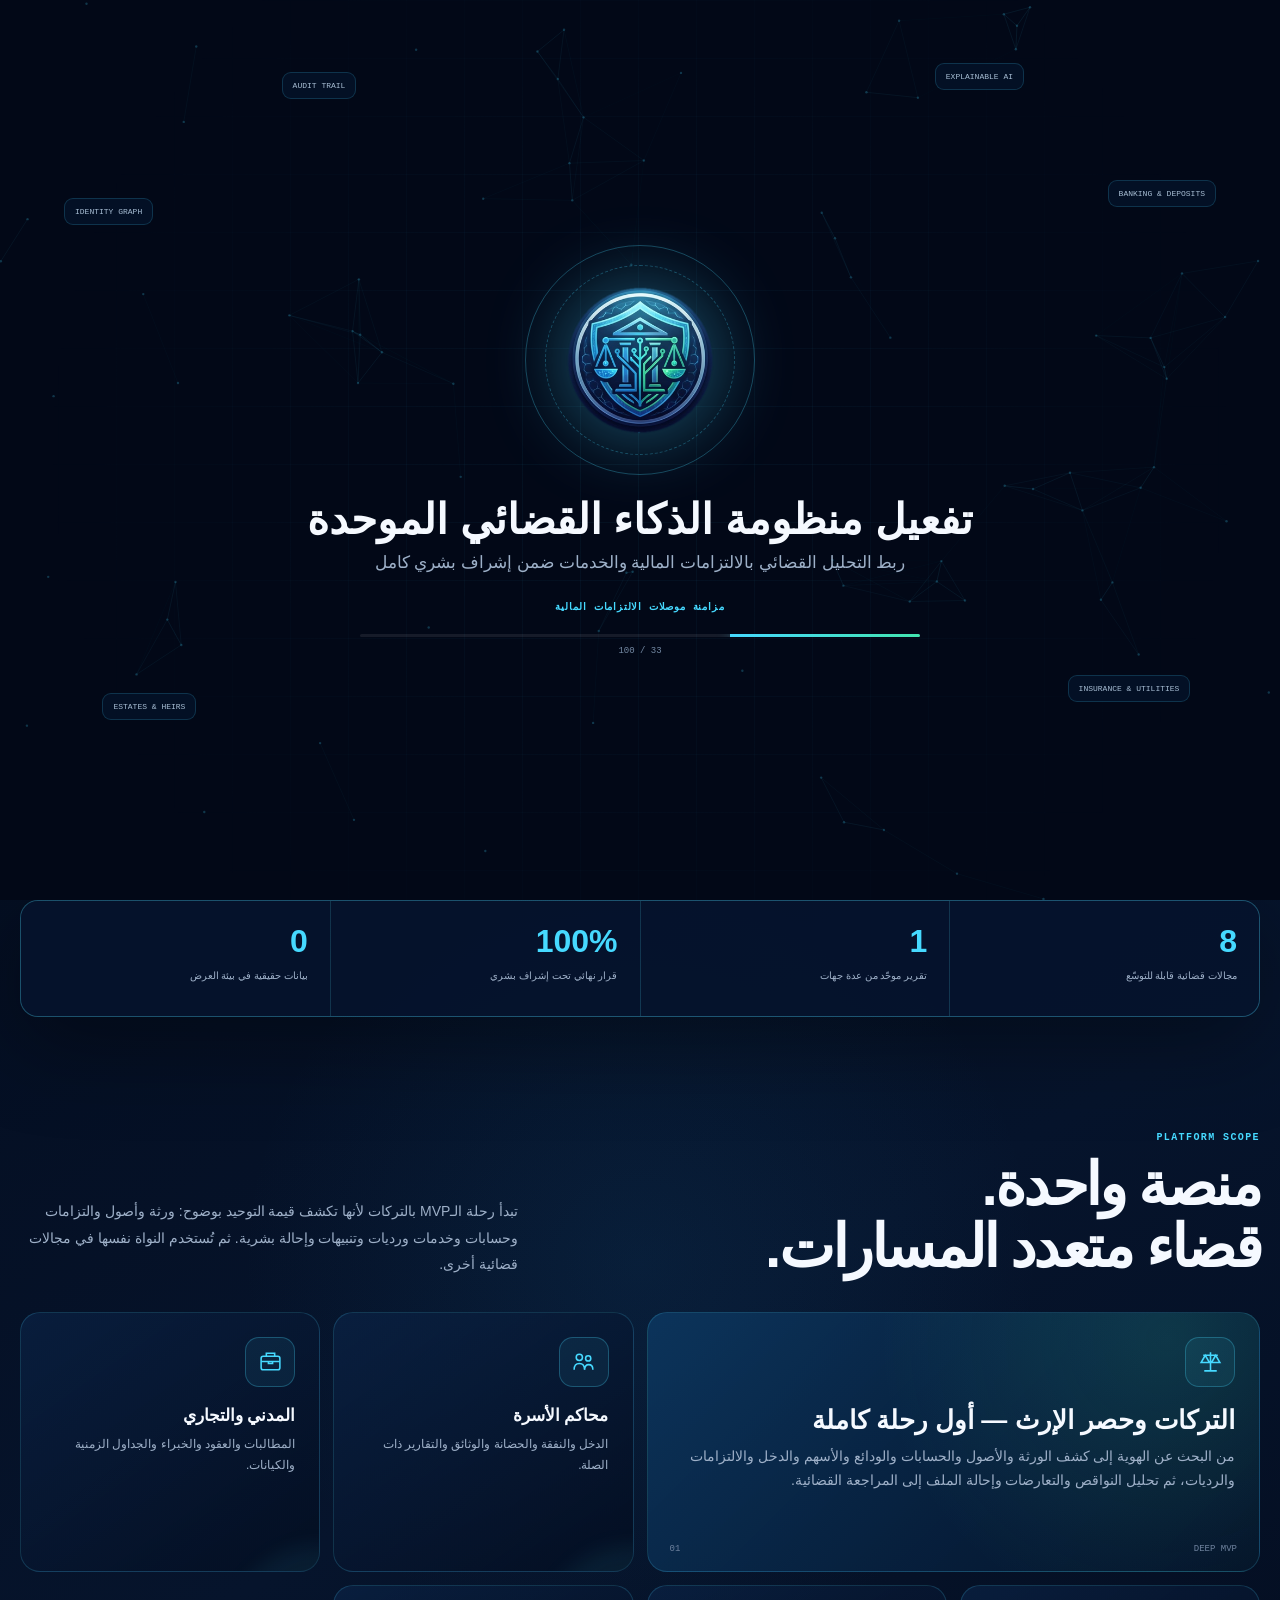
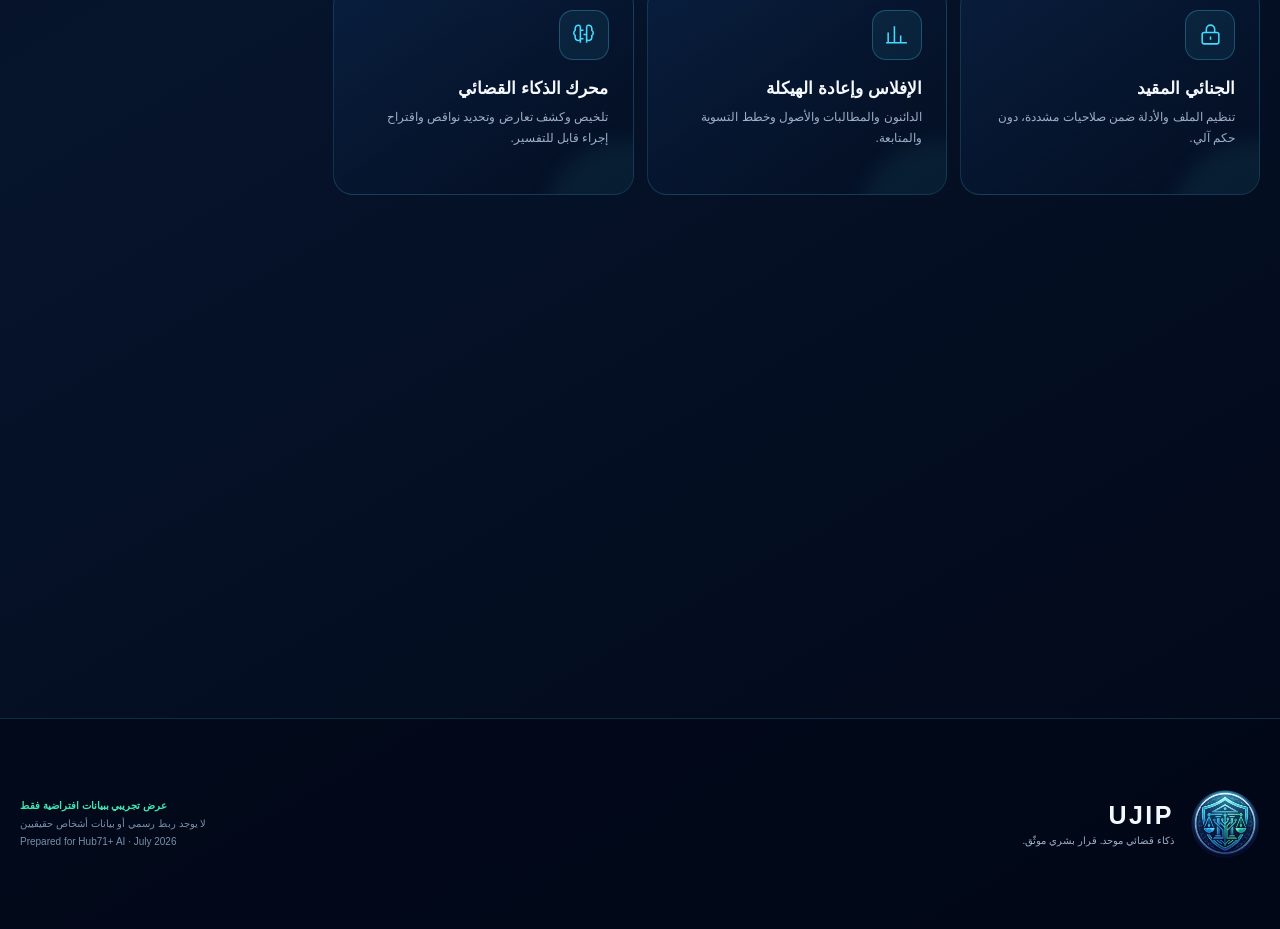
<file: index.html>
<!doctype html><html lang="ar" dir="rtl"><head><meta charset="utf-8"><meta name="viewport" content="width=device-width,initial-scale=1,viewport-fit=cover"><meta name="theme-color" content="#020817"><meta name="description" content="Unified Judicial Intelligence Platform — AI-powered judicial intelligence for authorized courts and government entities."><title>Unified Judicial Intelligence Platform · UJIP</title><link rel="icon" href="assets/favicon.png"><link rel="stylesheet" href="assets/site.css"></head><body data-page="home"><div class="preloader"><canvas class="preloader-canvas"></canvas><div class="preloader-grid"></div><div class="pre-connectors"><span class="pre-chip pc1">IDENTITY GRAPH</span><span class="pre-chip pc2">BANKING & DEPOSITS</span><span class="pre-chip pc3">ESTATES & HEIRS</span><span class="pre-chip pc4">INSURANCE & UTILITIES</span><span class="pre-chip pc5">AUDIT TRAIL</span><span class="pre-chip pc6">EXPLAINABLE AI</span></div><div class="preloader-content"><div class="pre-logo-wrap"><img class="pre-logo" src="assets/logo-mark.png" alt="UJIP"></div><h1 data-ar="تفعيل منظومة الذكاء القضائي الموحدة" data-en="Activating Unified Judicial Intelligence">تفعيل منظومة الذكاء القضائي الموحدة</h1><h2 data-ar="ربط التحليل القضائي بالالتزامات المالية والخدمات ضمن إشراف بشري كامل" data-en="Connecting judicial analysis, financial obligations, and services under full human oversight">ربط التحليل القضائي بالالتزامات المالية والخدمات ضمن إشراف بشري كامل</h2><div class="pre-status"><div class="pre-step"></div><div class="pre-bar"><i></i></div><div class="pre-percent">00 / 100</div></div></div></div><div class="transition-layer"><img src="assets/logo-mark.png" alt=""></div><div class="cursor-dot"></div><div class="cursor-ring"><span class="cursor-label"></span></div><div class="toast"></div><div class="page"><header class="site-header"><a class="brand" href="index.html" data-transition data-cursor="HOME"><img src="assets/logo-mark.png" alt="UJIP logo"><span class="brand-copy"><b>UJIP</b><span data-ar="منصة العدالة الذكية الموحدة" data-en="Unified Judicial Intelligence Platform">منصة العدالة الذكية الموحدة</span></span></a><nav class="site-nav"><a href="index.html" data-transition data-page-link="home" data-ar="الرئيسية" data-en="Home">الرئيسية</a><a href="problem.html" data-transition data-page-link="problem" data-ar="التحدي والحل" data-en="Problem & Solution">التحدي والحل</a><a href="platform.html" data-transition data-page-link="platform" data-ar="المنصة والذكاء" data-en="Platform & AI">المنصة والذكاء</a><a href="mvp.html" data-transition data-page-link="mvp" data-ar="الـMVP" data-en="MVP">الـMVP</a><a href="governance.html" data-transition data-page-link="governance" data-ar="الحوكمة والأمان" data-en="Governance">الحوكمة والأمان</a><a href="market.html" data-transition data-page-link="market" data-ar="السوق وHub71" data-en="Market & Hub71">السوق وHub71</a></nav><div class="header-actions"><button class="icon-btn" data-lang-toggle data-cursor="LANG" aria-label="Switch language"><span data-lang-label>EN</span></button><a class="header-cta" href="resources.html" data-transition data-cursor="FILES"><svg viewBox="0 0 24 24"><path d="M12 3v12M7 10l5 5 5-5M4 21h16"/></svg><span data-ar="ملفات التقديم" data-en="Application files">ملفات التقديم</span></a><button class="icon-btn menu-btn" data-menu aria-label="Menu"><span></span><span></span><span></span></button></div></header><nav class="mobile-nav"><a href="index.html" data-transition data-page-link="home" data-ar="الرئيسية" data-en="Home">الرئيسية</a><a href="problem.html" data-transition data-page-link="problem" data-ar="التحدي والحل" data-en="Problem & Solution">التحدي والحل</a><a href="platform.html" data-transition data-page-link="platform" data-ar="المنصة والذكاء" data-en="Platform & AI">المنصة والذكاء</a><a href="mvp.html" data-transition data-page-link="mvp" data-ar="الـMVP" data-en="MVP">الـMVP</a><a href="governance.html" data-transition data-page-link="governance" data-ar="الحوكمة والأمان" data-en="Governance">الحوكمة والأمان</a><a href="market.html" data-transition data-page-link="market" data-ar="السوق وHub71" data-en="Market & Hub71">السوق وHub71</a><a href="resources.html" data-transition data-page-link="resources" data-ar="الموارد والتحميل" data-en="Resources & Downloads">الموارد والتحميل</a></nav><main class="main"><div class="container"><section class="hero"><div class="hero-copy"><div class="eyebrow">HUB71+ AI · APPLICATION-READY MVP</div><h1 class="" data-ar="ذكاء قضائي موحّد.&lt;span&gt;قرار بشري موثّق.&lt;/span&gt;" data-en="Unified judicial intelligence.&lt;span&gt;Accountable human decisions.&lt;/span&gt;" >ذكاء قضائي موحّد.<span>قرار بشري موثّق.</span></h1><p class="lead" data-ar="منصة ذكاء اصطناعي قضائية معيارية توحّد القضايا والأطراف والمستندات والأصول والالتزامات والخدمات ضمن تدفقات آمنة وقابلة للتفسير والتدقيق، مع إبقاء القرار النهائي بيد القاضي والمستخدم المخوّل." data-en="A modular judicial AI platform that unifies cases, parties, documents, assets, obligations, and services in secure, explainable, auditable workflows—while keeping final decisions with judges and authorized users.">منصة ذكاء اصطناعي قضائية معيارية توحّد القضايا والأطراف والمستندات والأصول والالتزامات والخدمات ضمن تدفقات آمنة وقابلة للتفسير والتدقيق، مع إبقاء القرار النهائي بيد القاضي والمستخدم المخوّل.</p><div class="hero-actions"><a class="btn primary" href="mvp.html" data-transition data-cursor="LAUNCH"><svg viewBox="0 0 24 24"><path d="M5 12h14M14 7l5 5-5 5"/></svg><span data-ar="تشغيل الـMVP" data-en="Launch MVP">تشغيل الـMVP</span></a><a class="btn" href="problem.html" data-transition data-cursor="EXPLORE"><span data-ar="استكشاف الفكرة" data-en="Explore the vision">استكشاف الفكرة</span></a><a class="btn" href="downloads/UJIP_Hub71_AI_Pitch_Deck.pdf" download data-cursor="PDF"><svg viewBox="0 0 24 24"><path d="M12 3v12M7 10l5 5 5-5M4 21h16"/></svg><span data-ar="تحميل Pitch Deck" data-en="Download Pitch Deck">تحميل Pitch Deck</span></a></div><div class="micro-note"><i></i><span data-ar="بيانات افتراضية حتمية — لا قواعد بيانات رسمية ولا سجلات أشخاص حقيقيين" data-en="Deterministic synthetic data — no official databases and no real-person records">بيانات افتراضية حتمية — لا قواعد بيانات رسمية ولا سجلات أشخاص حقيقيين</span></div></div><div class="hero-visual"><div class="core"><div class="core-grid"></div><img class="core-logo" src="assets/logo-mark.png" alt="UJIP"><span class="core-node n1" data-ar="محاكم الأسرة" data-en="FAMILY COURTS">محاكم الأسرة</span><span class="core-node n2" data-ar="التركات والأصول" data-en="ESTATES & ASSETS">التركات والأصول</span><span class="core-node n3" data-ar="الإفلاس والتسوية" data-en="INSOLVENCY">الإفلاس والتسوية</span><span class="core-node n4" data-ar="الالتزامات والرديات" data-en="OBLIGATIONS">الالتزامات والرديات</span><span class="core-node n5" data-ar="المراجعة البشرية" data-en="HUMAN REVIEW">المراجعة البشرية</span></div></div></section><section class="stats-strip reveal"><div><strong>8</strong><span data-ar="مجالات قضائية قابلة للتوسّع" data-en="Scalable judicial domains">مجالات قضائية قابلة للتوسّع</span></div><div><strong>1</strong><span data-ar="تقرير موحّد من عدة جهات" data-en="Unified report across entities">تقرير موحّد من عدة جهات</span></div><div><strong>100%</strong><span data-ar="قرار نهائي تحت إشراف بشري" data-en="Final decisions under human oversight">قرار نهائي تحت إشراف بشري</span></div><div><strong>0</strong><span data-ar="بيانات حقيقية في بيئة العرض" data-en="Real-person records in the demo">بيانات حقيقية في بيئة العرض</span></div></section><section class="section"><div class="section-head reveal"><div><div class="kicker">PLATFORM SCOPE</div><h2 data-ar="منصة واحدة.<br>قضاء متعدد المسارات." data-en="One platform.<br>Multiple judicial pathways.">منصة واحدة.<br>قضاء متعدد المسارات.</h2></div><p data-ar="تبدأ رحلة الـMVP بالتركات لأنها تكشف قيمة التوحيد بوضوح: ورثة وأصول والتزامات وحسابات وخدمات ورديات وتنبيهات وإحالة بشرية. ثم تُستخدم النواة نفسها في مجالات قضائية أخرى." data-en="The MVP begins with estates because it clearly demonstrates the value of unification: heirs, assets, liabilities, accounts, services, refunds, alerts, and human review. The same core then expands to other judicial domains.">تبدأ رحلة الـMVP بالتركات لأنها تكشف قيمة التوحيد بوضوح: ورثة وأصول والتزامات وحسابات وخدمات ورديات وتنبيهات وإحالة بشرية. ثم تُستخدم النواة نفسها في مجالات قضائية أخرى.</p></div><div class="grid cols-4"><article class="card featured reveal"><div class="card-icon"><svg viewBox="0 0 24 24"><path d="M12 3v18M6 21h12M5 6h14M7 6l-4 7h8L7 6ZM17 6l-4 7h8l-4-7Z"/></svg></div><h3 data-ar="التركات وحصر الإرث — أول رحلة كاملة" data-en="Estates & inheritance — first full workflow">التركات وحصر الإرث — أول رحلة كاملة</h3><p data-ar="من البحث عن الهوية إلى كشف الورثة والأصول والحسابات والودائع والأسهم والدخل والالتزامات والرديات، ثم تحليل النواقص والتعارضات وإحالة الملف إلى المراجعة القضائية." data-en="From identity inquiry to heirs, assets, accounts, deposits, shares, income, obligations, and refunds—then missing-data and conflict analysis followed by judicial review.">من البحث عن الهوية إلى كشف الورثة والأصول والحسابات والودائع والأسهم والدخل والالتزامات والرديات، ثم تحليل النواقص والتعارضات وإحالة الملف إلى المراجعة القضائية.</p><div class="meta"><span>DEEP MVP</span><span>01</span></div></article><article class="card reveal"><div class="card-icon"><svg viewBox="0 0 24 24"><circle cx="8" cy="8" r="3"/><circle cx="16.5" cy="9" r="2.5"/><path d="M3 20c0-4 2-6 5-6s5 2 5 6M13 20c.2-3 1.5-5 4-5 2.4 0 4 1.8 4 5"/></svg></div><h3 data-ar="محاكم الأسرة" data-en="Family Courts">محاكم الأسرة</h3><p data-ar="الدخل والنفقة والحضانة والوثائق والتقارير ذات الصلة." data-en="Income, alimony, custody, supporting documents, and reports.">الدخل والنفقة والحضانة والوثائق والتقارير ذات الصلة.</p></article><article class="card reveal"><div class="card-icon"><svg viewBox="0 0 24 24"><rect x="3" y="7" width="18" height="13" rx="2"/><path d="M8 7V4h8v3M3 12h18M10 12v2h4v-2"/></svg></div><h3 data-ar="المدني والتجاري" data-en="Civil & Commercial">المدني والتجاري</h3><p data-ar="المطالبات والعقود والخبراء والجداول الزمنية والكيانات." data-en="Claims, contracts, experts, timelines, and legal entities.">المطالبات والعقود والخبراء والجداول الزمنية والكيانات.</p></article><article class="card reveal"><div class="card-icon"><svg viewBox="0 0 24 24"><rect x="4" y="10" width="16" height="11" rx="2"/><path d="M8 10V7a4 4 0 0 1 8 0v3M12 14v3"/></svg></div><h3 data-ar="الجنائي المقيد" data-en="Restricted Criminal Files">الجنائي المقيد</h3><p data-ar="تنظيم الملف والأدلة ضمن صلاحيات مشددة، دون حكم آلي." data-en="Restricted file and evidence organization, without automated judgment.">تنظيم الملف والأدلة ضمن صلاحيات مشددة، دون حكم آلي.</p></article><article class="card reveal"><div class="card-icon"><svg viewBox="0 0 24 24"><path d="M4 20V10M10 20V4M16 20v-7M22 20H2"/></svg></div><h3 data-ar="الإفلاس وإعادة الهيكلة" data-en="Bankruptcy & Restructuring">الإفلاس وإعادة الهيكلة</h3><p data-ar="الدائنون والمطالبات والأصول وخطط التسوية والمتابعة." data-en="Creditors, claims, assets, restructuring plans, and monitoring.">الدائنون والمطالبات والأصول وخطط التسوية والمتابعة.</p></article><article class="card reveal"><div class="card-icon"><svg viewBox="0 0 24 24"><path d="M9 4a3 3 0 0 0-5 2v2a3 3 0 0 0 0 5v2a3 3 0 0 0 5 2"/><path d="M15 4a3 3 0 0 1 5 2v2a3 3 0 0 1 0 5v2a3 3 0 0 1-5 2"/><path d="M9 4v16M15 4v16M9 8h3M12 12h3M9 16h3"/></svg></div><h3 data-ar="محرك الذكاء القضائي" data-en="Judicial Intelligence Engine">محرك الذكاء القضائي</h3><p data-ar="تلخيص وكشف تعارض وتحديد نواقص واقتراح إجراء قابل للتفسير." data-en="Summaries, conflict detection, missing requirements, and explainable next actions.">تلخيص وكشف تعارض وتحديد نواقص واقتراح إجراء قابل للتفسير.</p></article></div></section><section class="section tight"><div class="glass-panel panel-pad reveal"><div class="section-head"><div><div class="kicker">APPLICATION PACKAGE</div><h2 data-ar="جاهز للعرض والتقديم." data-en="Ready to present and apply.">جاهز للعرض والتقديم.</h2></div><p data-ar="استخدم رابط الموقع كـProduct URL، وشغّل الـMVP مباشرة، أو حمّل العرض الرسمي ونسخة HTML القابلة للإرسال." data-en="Use this website as the product URL, launch the MVP directly, or download the official deck and sendable HTML demo.">استخدم رابط الموقع كـProduct URL، وشغّل الـMVP مباشرة، أو حمّل العرض الرسمي ونسخة HTML القابلة للإرسال.</p></div><div class="resource-actions"><a class="btn primary" href="resources.html" data-transition><svg viewBox="0 0 24 24"><path d="M12 3v12M7 10l5 5 5-5M4 21h16"/></svg><span data-ar="فتح حزمة التقديم" data-en="Open application package">فتح حزمة التقديم</span></a><a class="btn" href="demo/standalone.html" target="_blank"><svg viewBox="0 0 24 24"><rect x="3" y="3" width="7" height="7"/><rect x="14" y="3" width="7" height="7"/><rect x="3" y="14" width="7" height="7"/><rect x="14" y="14" width="7" height="7"/></svg><span data-ar="فتح العرض الكامل" data-en="Open full standalone demo">فتح العرض الكامل</span></a></div></div></section></div></main><footer class="site-footer"><div class="container footer-inner"><div class="footer-brand"><img src="assets/logo-mark.png" alt="UJIP"><div><b>UJIP</b><span data-ar="ذكاء قضائي موحد. قرار بشري موثّق." data-en="Unified judicial intelligence. Accountable human decision-making.">ذكاء قضائي موحد. قرار بشري موثّق.</span></div></div><div class="footer-meta"><strong data-ar="عرض تجريبي ببيانات افتراضية فقط" data-en="Synthetic-data demonstration only">عرض تجريبي ببيانات افتراضية فقط</strong><br><span data-ar="لا يوجد ربط رسمي أو بيانات أشخاص حقيقيين" data-en="No official integration and no real-person records">لا يوجد ربط رسمي أو بيانات أشخاص حقيقيين</span><br>Prepared for Hub71+ AI · July 2026</div></div></footer></div><script src="assets/site.js"></script></body></html>
</file>
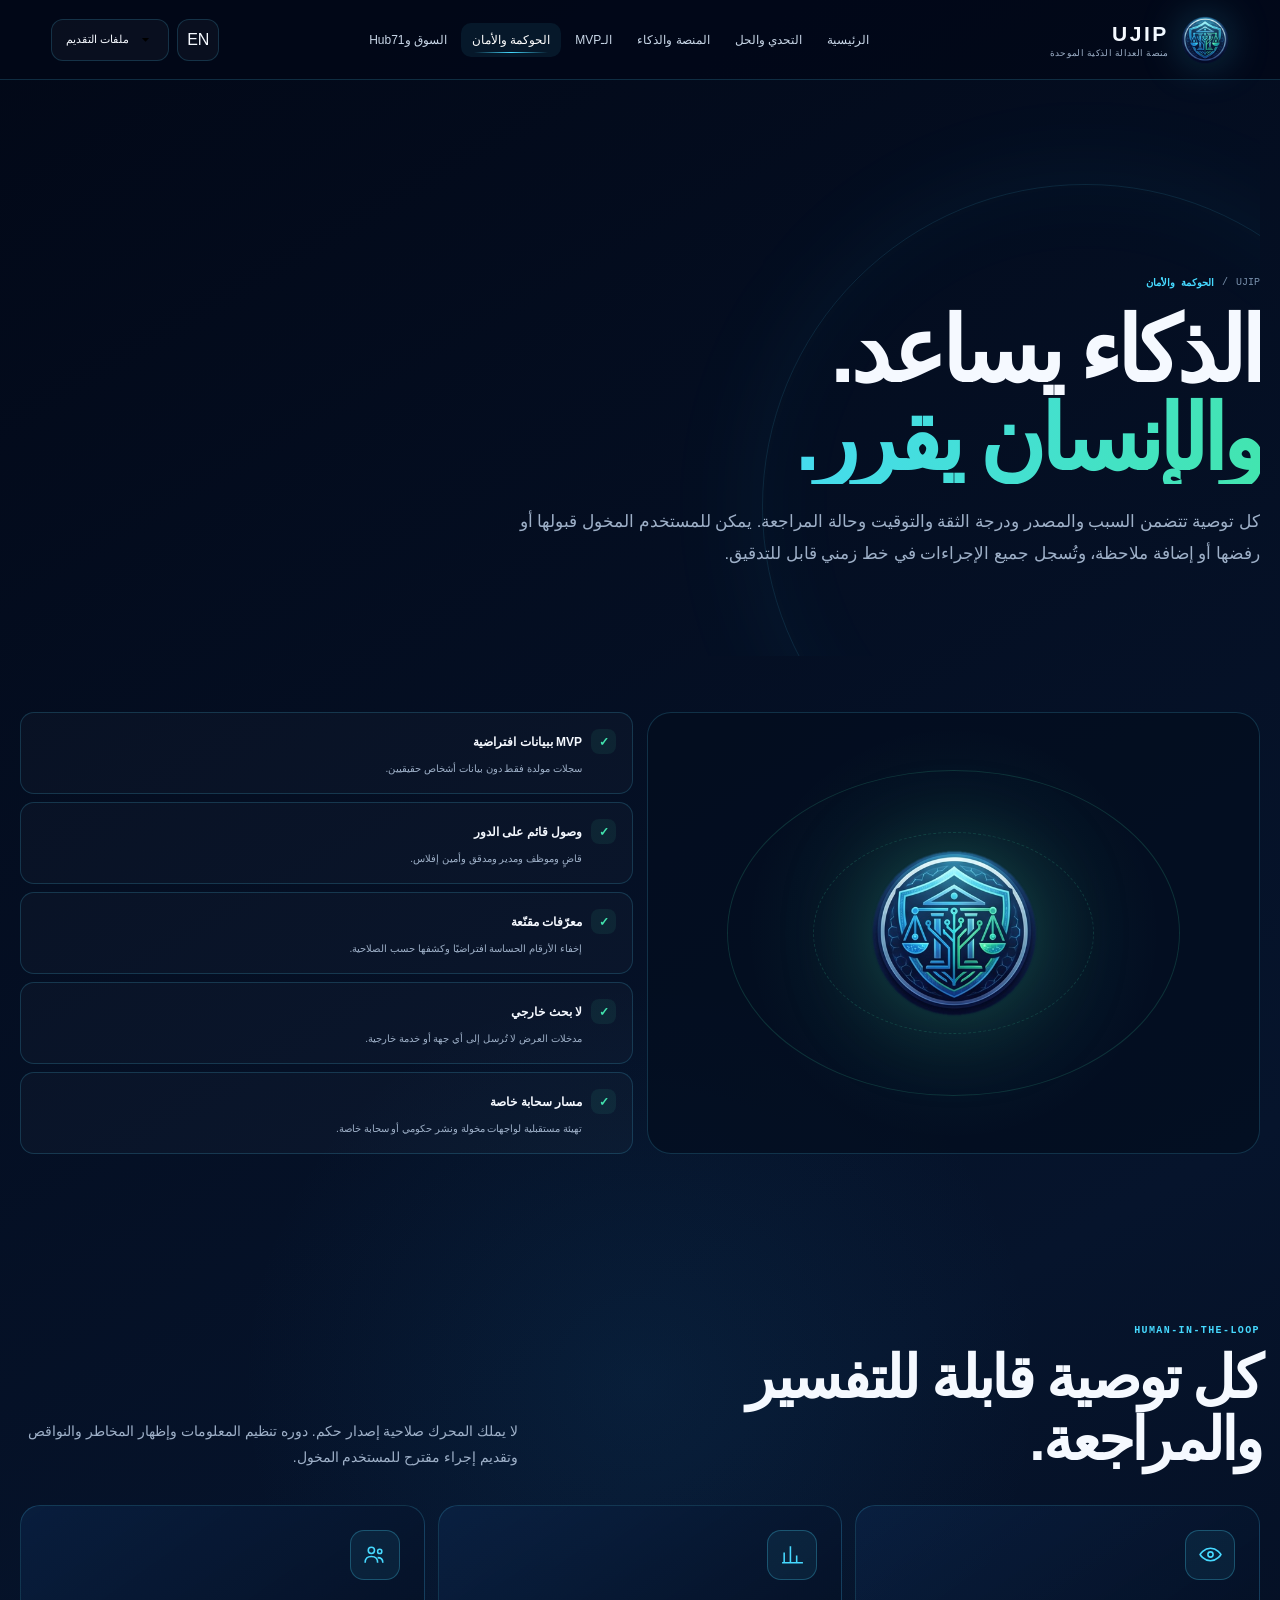
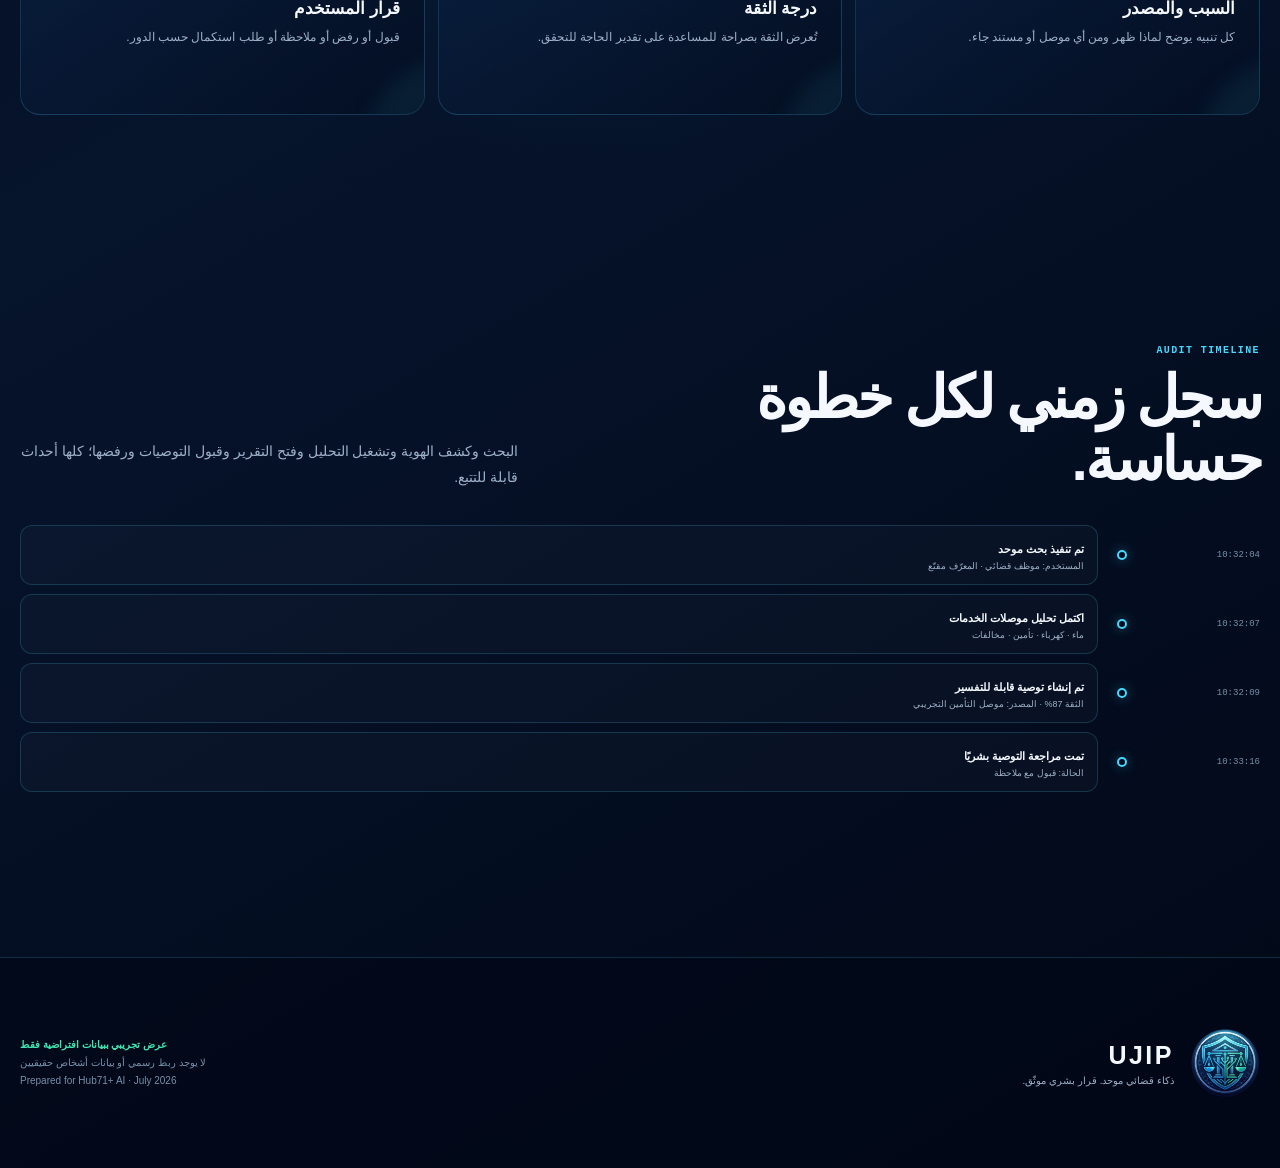
<file: governance.html>
<!doctype html><html lang="ar" dir="rtl"><head><meta charset="utf-8"><meta name="viewport" content="width=device-width,initial-scale=1,viewport-fit=cover"><meta name="theme-color" content="#020817"><meta name="description" content="Unified Judicial Intelligence Platform — AI-powered judicial intelligence for authorized courts and government entities."><title>Governance & Security · UJIP</title><link rel="icon" href="assets/favicon.png"><link rel="stylesheet" href="assets/site.css"></head><body data-page="governance"><div class="transition-layer"><img src="assets/logo-mark.png" alt=""></div><div class="cursor-dot"></div><div class="cursor-ring"><span class="cursor-label"></span></div><div class="toast"></div><div class="page"><header class="site-header"><a class="brand" href="index.html" data-transition data-cursor="HOME"><img src="assets/logo-mark.png" alt="UJIP logo"><span class="brand-copy"><b>UJIP</b><span data-ar="منصة العدالة الذكية الموحدة" data-en="Unified Judicial Intelligence Platform">منصة العدالة الذكية الموحدة</span></span></a><nav class="site-nav"><a href="index.html" data-transition data-page-link="home" data-ar="الرئيسية" data-en="Home">الرئيسية</a><a href="problem.html" data-transition data-page-link="problem" data-ar="التحدي والحل" data-en="Problem & Solution">التحدي والحل</a><a href="platform.html" data-transition data-page-link="platform" data-ar="المنصة والذكاء" data-en="Platform & AI">المنصة والذكاء</a><a href="mvp.html" data-transition data-page-link="mvp" data-ar="الـMVP" data-en="MVP">الـMVP</a><a href="governance.html" data-transition data-page-link="governance" data-ar="الحوكمة والأمان" data-en="Governance">الحوكمة والأمان</a><a href="market.html" data-transition data-page-link="market" data-ar="السوق وHub71" data-en="Market & Hub71">السوق وHub71</a></nav><div class="header-actions"><button class="icon-btn" data-lang-toggle data-cursor="LANG" aria-label="Switch language"><span data-lang-label>EN</span></button><a class="header-cta" href="resources.html" data-transition data-cursor="FILES"><svg viewBox="0 0 24 24"><path d="M12 3v12M7 10l5 5 5-5M4 21h16"/></svg><span data-ar="ملفات التقديم" data-en="Application files">ملفات التقديم</span></a><button class="icon-btn menu-btn" data-menu aria-label="Menu"><span></span><span></span><span></span></button></div></header><nav class="mobile-nav"><a href="index.html" data-transition data-page-link="home" data-ar="الرئيسية" data-en="Home">الرئيسية</a><a href="problem.html" data-transition data-page-link="problem" data-ar="التحدي والحل" data-en="Problem & Solution">التحدي والحل</a><a href="platform.html" data-transition data-page-link="platform" data-ar="المنصة والذكاء" data-en="Platform & AI">المنصة والذكاء</a><a href="mvp.html" data-transition data-page-link="mvp" data-ar="الـMVP" data-en="MVP">الـMVP</a><a href="governance.html" data-transition data-page-link="governance" data-ar="الحوكمة والأمان" data-en="Governance">الحوكمة والأمان</a><a href="market.html" data-transition data-page-link="market" data-ar="السوق وHub71" data-en="Market & Hub71">السوق وHub71</a><a href="resources.html" data-transition data-page-link="resources" data-ar="الموارد والتحميل" data-en="Resources & Downloads">الموارد والتحميل</a></nav><main class="main"><div class="container"><section class="page-hero"><div><div class="breadcrumb"><span>UJIP</span><span>/</span><b data-ar="الحوكمة والأمان" data-en="Governance & Security">الحوكمة والأمان</b></div><h1 data-ar="الذكاء يساعد.<span>والإنسان يقرر.</span>" data-en="AI assists.<span>Humans decide.</span>">الذكاء يساعد.<span>والإنسان يقرر.</span></h1><p class="lead" data-ar="كل توصية تتضمن السبب والمصدر ودرجة الثقة والتوقيت وحالة المراجعة. يمكن للمستخدم المخول قبولها أو رفضها أو إضافة ملاحظة، وتُسجل جميع الإجراءات في خط زمني قابل للتدقيق." data-en="Every recommendation includes reason, source, confidence, timestamp, and review status. Authorized users may accept, reject, or add a note, while every action is recorded in an auditable timeline.">كل توصية تتضمن السبب والمصدر ودرجة الثقة والتوقيت وحالة المراجعة. يمكن للمستخدم المخول قبولها أو رفضها أو إضافة ملاحظة، وتُسجل جميع الإجراءات في خط زمني قابل للتدقيق.</p></div></section><section class="section tight"><div class="security-stack"><div class="shield reveal"><img src="assets/logo-mark.png" alt="UJIP security"></div><div class="security-list"><div class="security-item reveal"><b data-ar="MVP ببيانات افتراضية" data-en="Synthetic MVP">MVP ببيانات افتراضية</b><p data-ar="سجلات مولدة فقط دون بيانات أشخاص حقيقيين." data-en="Generated records only, with no real-person data.">سجلات مولدة فقط دون بيانات أشخاص حقيقيين.</p></div><div class="security-item reveal"><b data-ar="وصول قائم على الدور" data-en="Role-Based Access">وصول قائم على الدور</b><p data-ar="قاضٍ وموظف ومدير ومدقق وأمين إفلاس." data-en="Judge, officer, administrator, auditor, and trustee.">قاضٍ وموظف ومدير ومدقق وأمين إفلاس.</p></div><div class="security-item reveal"><b data-ar="معرّفات مقنّعة" data-en="Masked Identifiers">معرّفات مقنّعة</b><p data-ar="إخفاء الأرقام الحساسة افتراضيًا وكشفها حسب الصلاحية." data-en="Sensitive identifiers are hidden by default and revealed by permission.">إخفاء الأرقام الحساسة افتراضيًا وكشفها حسب الصلاحية.</p></div><div class="security-item reveal"><b data-ar="لا بحث خارجي" data-en="No External Lookup">لا بحث خارجي</b><p data-ar="مدخلات العرض لا تُرسل إلى أي جهة أو خدمة خارجية." data-en="Demo inputs are not sent to any external entity or service.">مدخلات العرض لا تُرسل إلى أي جهة أو خدمة خارجية.</p></div><div class="security-item reveal"><b data-ar="مسار سحابة خاصة" data-en="Private-Cloud Path">مسار سحابة خاصة</b><p data-ar="تهيئة مستقبلية لواجهات مخولة ونشر حكومي أو سحابة خاصة." data-en="Future path for authorized APIs and government or private-cloud deployment.">تهيئة مستقبلية لواجهات مخولة ونشر حكومي أو سحابة خاصة.</p></div></div></div></section><section class="section"><div class="section-head reveal"><div><div class="kicker">HUMAN-IN-THE-LOOP</div><h2 data-ar="كل توصية قابلة للتفسير والمراجعة." data-en="Every recommendation is explainable and reviewable.">كل توصية قابلة للتفسير والمراجعة.</h2></div><p data-ar="لا يملك المحرك صلاحية إصدار حكم. دوره تنظيم المعلومات وإظهار المخاطر والنواقص وتقديم إجراء مقترح للمستخدم المخول." data-en="The engine has no authority to issue rulings. Its role is to organize information, surface risks and gaps, and present proposed actions to authorized users.">لا يملك المحرك صلاحية إصدار حكم. دوره تنظيم المعلومات وإظهار المخاطر والنواقص وتقديم إجراء مقترح للمستخدم المخول.</p></div><div class="grid cols-3"><article class="card reveal"><div class="card-icon"><svg viewBox="0 0 24 24"><path d="M2 12s3.5-6 10-6 10 6 10 6-3.5 6-10 6S2 12 2 12Z"/><circle cx="12" cy="12" r="2.5"/></svg></div><h3 data-ar="السبب والمصدر" data-en="Reason & Source">السبب والمصدر</h3><p data-ar="كل تنبيه يوضح لماذا ظهر ومن أي موصل أو مستند جاء." data-en="Each alert explains why it appeared and which connector or document produced it.">كل تنبيه يوضح لماذا ظهر ومن أي موصل أو مستند جاء.</p></article><article class="card reveal"><div class="card-icon"><svg viewBox="0 0 24 24"><path d="M4 20V10M10 20V4M16 20v-7M22 20H2"/></svg></div><h3 data-ar="درجة الثقة" data-en="Confidence Score">درجة الثقة</h3><p data-ar="تُعرض الثقة بصراحة للمساعدة على تقدير الحاجة للتحقق." data-en="Confidence is displayed explicitly to support verification decisions.">تُعرض الثقة بصراحة للمساعدة على تقدير الحاجة للتحقق.</p></article><article class="card reveal"><div class="card-icon"><svg viewBox="0 0 24 24"><circle cx="9" cy="8" r="3"/><circle cx="17" cy="9" r="2"/><path d="M3 20c0-4 2-6 6-6s6 2 6 6M15 15c3 0 5 1.6 5 5"/></svg></div><h3 data-ar="قرار المستخدم" data-en="Human Decision">قرار المستخدم</h3><p data-ar="قبول أو رفض أو ملاحظة أو طلب استكمال حسب الدور." data-en="Accept, reject, annotate, or request completion according to role.">قبول أو رفض أو ملاحظة أو طلب استكمال حسب الدور.</p></article></div></section><section class="section"><div class="section-head reveal"><div><div class="kicker">AUDIT TIMELINE</div><h2 data-ar="سجل زمني لكل خطوة حساسة." data-en="A timeline for every sensitive action.">سجل زمني لكل خطوة حساسة.</h2></div><p data-ar="البحث وكشف الهوية وتشغيل التحليل وفتح التقرير وقبول التوصيات ورفضها؛ كلها أحداث قابلة للتتبع." data-en="Search, identity reveal, AI analysis, report access, recommendation acceptance, and rejection are all traceable events.">البحث وكشف الهوية وتشغيل التحليل وفتح التقرير وقبول التوصيات ورفضها؛ كلها أحداث قابلة للتتبع.</p></div><div class="audit-timeline reveal"><div class="audit-row"><time>10:32:04</time><i class="audit-dot"></i><div class="audit-copy"><b data-ar="تم تنفيذ بحث موحد" data-en="Unified search executed">تم تنفيذ بحث موحد</b><span data-ar="المستخدم: موظف قضائي · المعرّف مقنّع" data-en="User: Judicial Officer · Identifier masked">المستخدم: موظف قضائي · المعرّف مقنّع</span></div></div><div class="audit-row"><time>10:32:07</time><i class="audit-dot"></i><div class="audit-copy"><b data-ar="اكتمل تحليل موصلات الخدمات" data-en="Service connector analysis completed">اكتمل تحليل موصلات الخدمات</b><span data-ar="ماء · كهرباء · تأمين · مخالفات" data-en="Water · Electricity · Insurance · Traffic">ماء · كهرباء · تأمين · مخالفات</span></div></div><div class="audit-row"><time>10:32:09</time><i class="audit-dot"></i><div class="audit-copy"><b data-ar="تم إنشاء توصية قابلة للتفسير" data-en="Explainable recommendation created">تم إنشاء توصية قابلة للتفسير</b><span data-ar="الثقة 87% · المصدر: موصل التأمين التجريبي" data-en="Confidence 87% · Source: Demo Insurance Connector">الثقة 87% · المصدر: موصل التأمين التجريبي</span></div></div><div class="audit-row"><time>10:33:16</time><i class="audit-dot"></i><div class="audit-copy"><b data-ar="تمت مراجعة التوصية بشريًا" data-en="Recommendation reviewed by human user">تمت مراجعة التوصية بشريًا</b><span data-ar="الحالة: قبول مع ملاحظة" data-en="Status: Accepted with note">الحالة: قبول مع ملاحظة</span></div></div></div></section></div></main><footer class="site-footer"><div class="container footer-inner"><div class="footer-brand"><img src="assets/logo-mark.png" alt="UJIP"><div><b>UJIP</b><span data-ar="ذكاء قضائي موحد. قرار بشري موثّق." data-en="Unified judicial intelligence. Accountable human decision-making.">ذكاء قضائي موحد. قرار بشري موثّق.</span></div></div><div class="footer-meta"><strong data-ar="عرض تجريبي ببيانات افتراضية فقط" data-en="Synthetic-data demonstration only">عرض تجريبي ببيانات افتراضية فقط</strong><br><span data-ar="لا يوجد ربط رسمي أو بيانات أشخاص حقيقيين" data-en="No official integration and no real-person records">لا يوجد ربط رسمي أو بيانات أشخاص حقيقيين</span><br>Prepared for Hub71+ AI · July 2026</div></div></footer></div><script src="assets/site.js"></script></body></html>
</file>
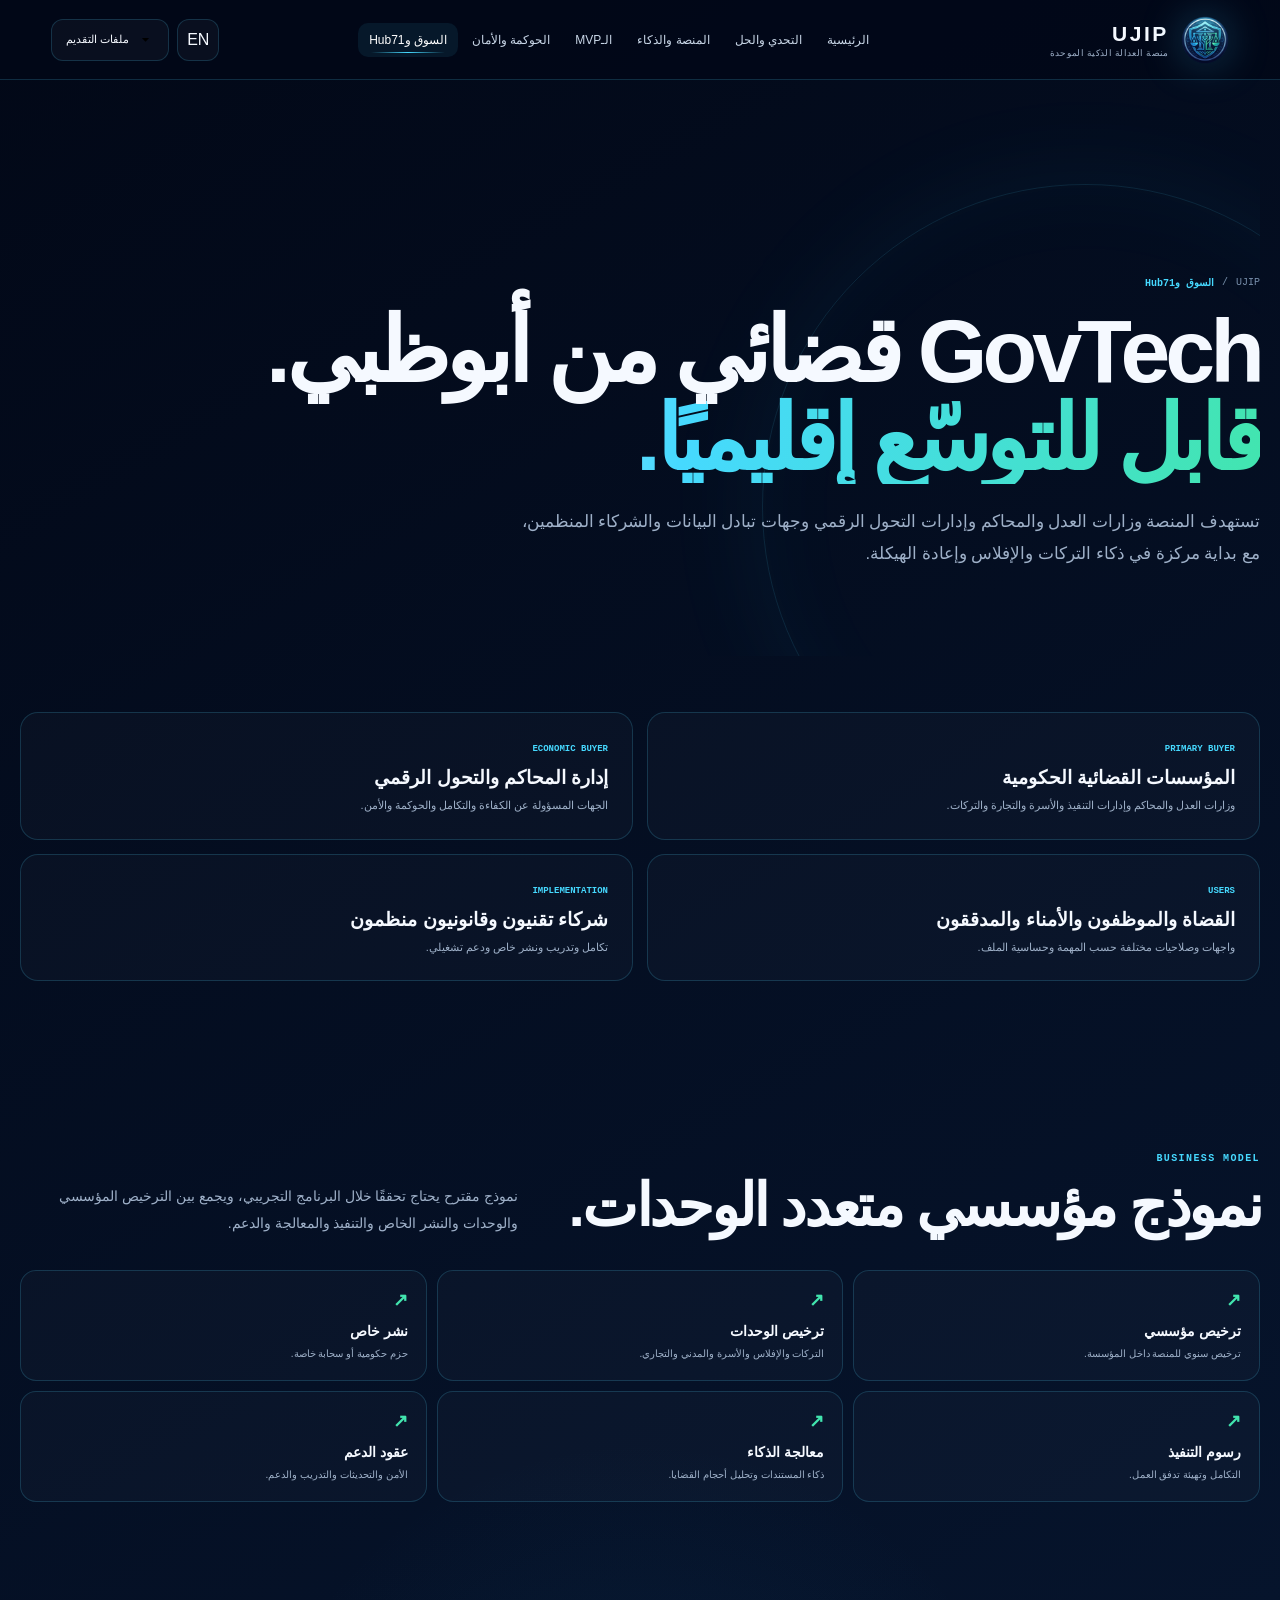
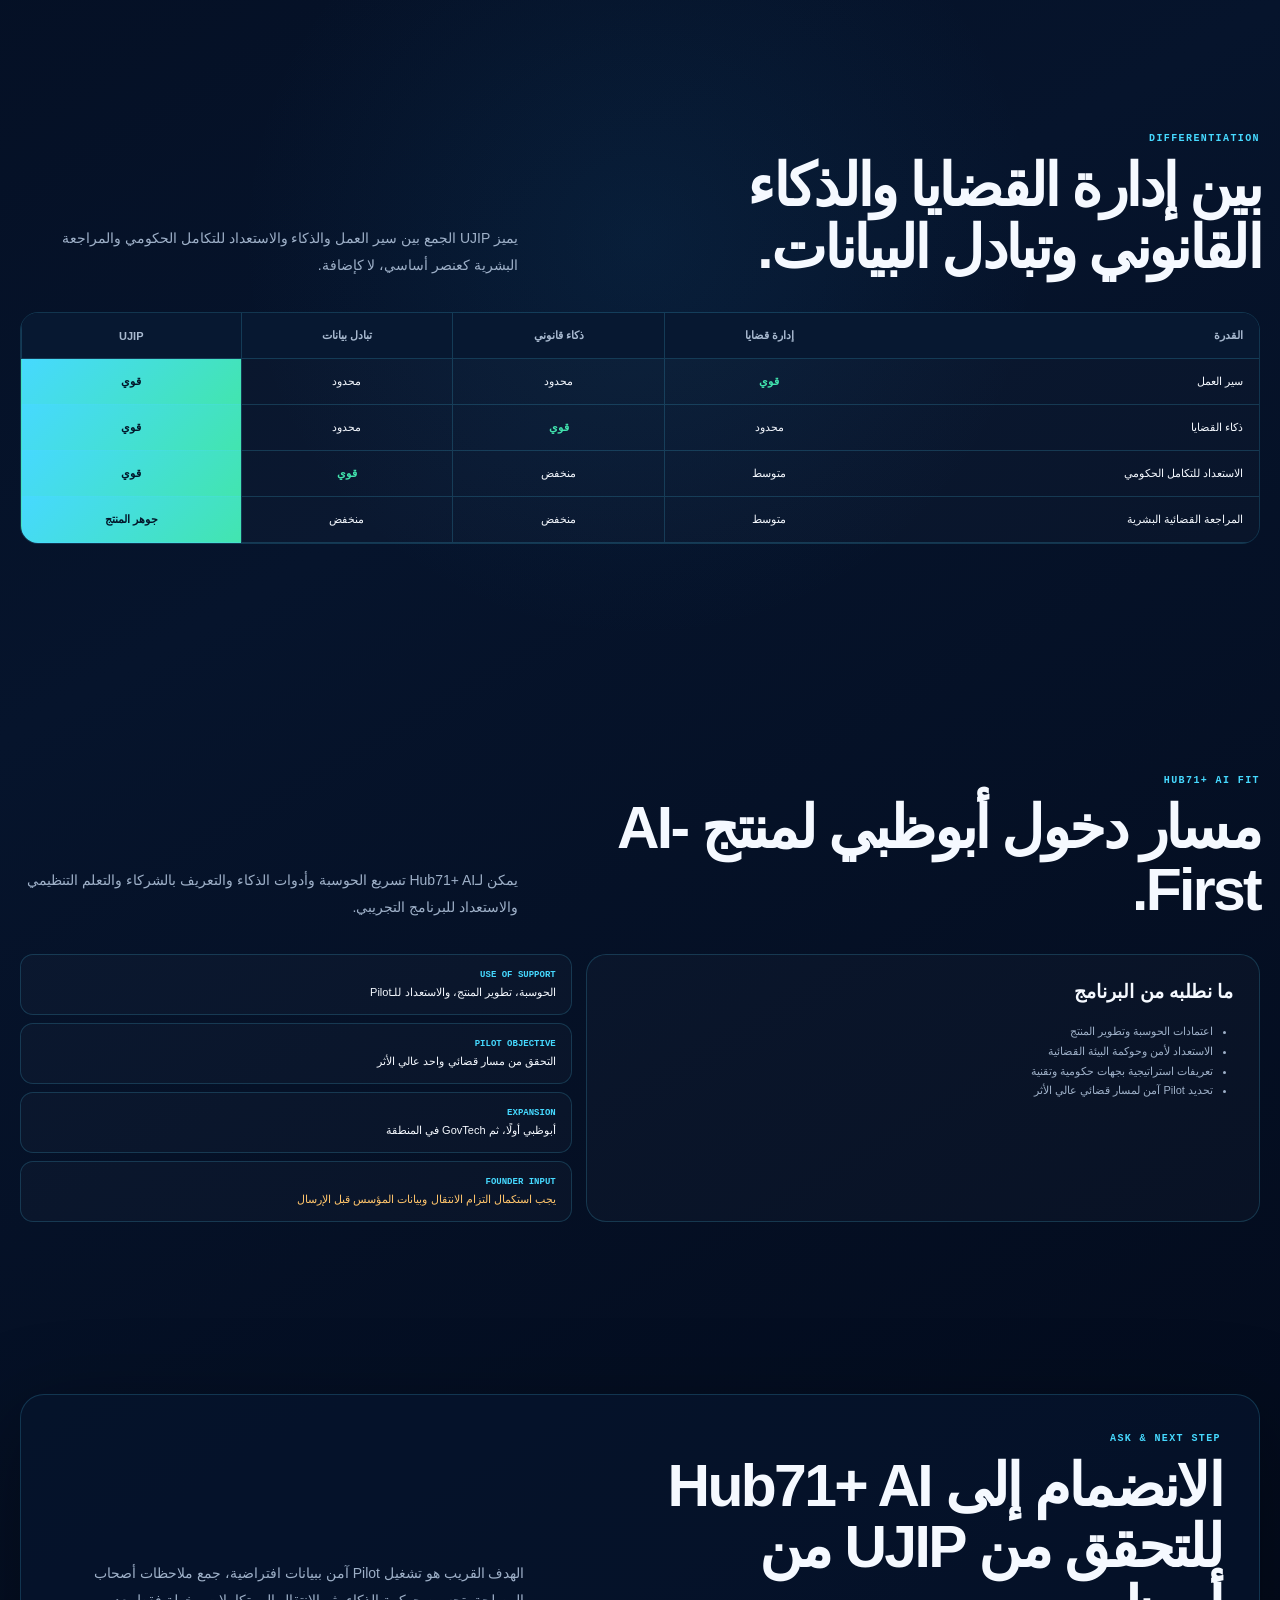
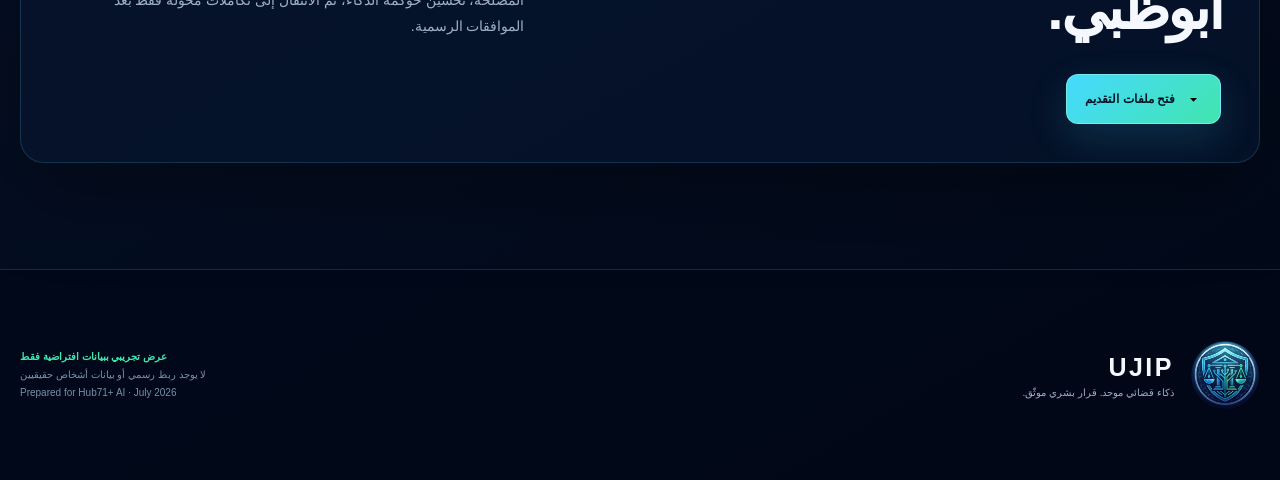
<file: market.html>
<!doctype html><html lang="ar" dir="rtl"><head><meta charset="utf-8"><meta name="viewport" content="width=device-width,initial-scale=1,viewport-fit=cover"><meta name="theme-color" content="#020817"><meta name="description" content="Unified Judicial Intelligence Platform — AI-powered judicial intelligence for authorized courts and government entities."><title>Market & Hub71+ AI · UJIP</title><link rel="icon" href="assets/favicon.png"><link rel="stylesheet" href="assets/site.css"></head><body data-page="market"><div class="transition-layer"><img src="assets/logo-mark.png" alt=""></div><div class="cursor-dot"></div><div class="cursor-ring"><span class="cursor-label"></span></div><div class="toast"></div><div class="page"><header class="site-header"><a class="brand" href="index.html" data-transition data-cursor="HOME"><img src="assets/logo-mark.png" alt="UJIP logo"><span class="brand-copy"><b>UJIP</b><span data-ar="منصة العدالة الذكية الموحدة" data-en="Unified Judicial Intelligence Platform">منصة العدالة الذكية الموحدة</span></span></a><nav class="site-nav"><a href="index.html" data-transition data-page-link="home" data-ar="الرئيسية" data-en="Home">الرئيسية</a><a href="problem.html" data-transition data-page-link="problem" data-ar="التحدي والحل" data-en="Problem & Solution">التحدي والحل</a><a href="platform.html" data-transition data-page-link="platform" data-ar="المنصة والذكاء" data-en="Platform & AI">المنصة والذكاء</a><a href="mvp.html" data-transition data-page-link="mvp" data-ar="الـMVP" data-en="MVP">الـMVP</a><a href="governance.html" data-transition data-page-link="governance" data-ar="الحوكمة والأمان" data-en="Governance">الحوكمة والأمان</a><a href="market.html" data-transition data-page-link="market" data-ar="السوق وHub71" data-en="Market & Hub71">السوق وHub71</a></nav><div class="header-actions"><button class="icon-btn" data-lang-toggle data-cursor="LANG" aria-label="Switch language"><span data-lang-label>EN</span></button><a class="header-cta" href="resources.html" data-transition data-cursor="FILES"><svg viewBox="0 0 24 24"><path d="M12 3v12M7 10l5 5 5-5M4 21h16"/></svg><span data-ar="ملفات التقديم" data-en="Application files">ملفات التقديم</span></a><button class="icon-btn menu-btn" data-menu aria-label="Menu"><span></span><span></span><span></span></button></div></header><nav class="mobile-nav"><a href="index.html" data-transition data-page-link="home" data-ar="الرئيسية" data-en="Home">الرئيسية</a><a href="problem.html" data-transition data-page-link="problem" data-ar="التحدي والحل" data-en="Problem & Solution">التحدي والحل</a><a href="platform.html" data-transition data-page-link="platform" data-ar="المنصة والذكاء" data-en="Platform & AI">المنصة والذكاء</a><a href="mvp.html" data-transition data-page-link="mvp" data-ar="الـMVP" data-en="MVP">الـMVP</a><a href="governance.html" data-transition data-page-link="governance" data-ar="الحوكمة والأمان" data-en="Governance">الحوكمة والأمان</a><a href="market.html" data-transition data-page-link="market" data-ar="السوق وHub71" data-en="Market & Hub71">السوق وHub71</a><a href="resources.html" data-transition data-page-link="resources" data-ar="الموارد والتحميل" data-en="Resources & Downloads">الموارد والتحميل</a></nav><main class="main"><div class="container"><section class="page-hero"><div><div class="breadcrumb"><span>UJIP</span><span>/</span><b data-ar="السوق وHub71" data-en="Market & Hub71">السوق وHub71</b></div><h1 data-ar="GovTech قضائي من أبوظبي.<span>قابل للتوسّع إقليميًا.</span>" data-en="Judicial GovTech from Abu Dhabi.<span>Built to scale across MENA.</span>">GovTech قضائي من أبوظبي.<span>قابل للتوسّع إقليميًا.</span></h1><p class="lead" data-ar="تستهدف المنصة وزارات العدل والمحاكم وإدارات التحول الرقمي وجهات تبادل البيانات والشركاء المنظمين، مع بداية مركزة في ذكاء التركات والإفلاس وإعادة الهيكلة." data-en="The platform targets ministries of justice, courts, digital-transformation teams, data-exchange authorities, and regulated implementation partners, beginning with estate intelligence and bankruptcy/restructuring workflows.">تستهدف المنصة وزارات العدل والمحاكم وإدارات التحول الرقمي وجهات تبادل البيانات والشركاء المنظمين، مع بداية مركزة في ذكاء التركات والإفلاس وإعادة الهيكلة.</p></div></section><section class="section tight"><div class="market-layout"><div class="buyer-card reveal"><small>PRIMARY BUYER</small><h3 data-ar="المؤسسات القضائية الحكومية" data-en="Government Justice Institutions">المؤسسات القضائية الحكومية</h3><p data-ar="وزارات العدل والمحاكم وإدارات التنفيذ والأسرة والتجارة والتركات." data-en="Ministries of justice, courts, enforcement, family, commercial, and estate departments.">وزارات العدل والمحاكم وإدارات التنفيذ والأسرة والتجارة والتركات.</p></div><div class="buyer-card reveal"><small>ECONOMIC BUYER</small><h3 data-ar="إدارة المحاكم والتحول الرقمي" data-en="Court Administration & Digital Transformation">إدارة المحاكم والتحول الرقمي</h3><p data-ar="الجهات المسؤولة عن الكفاءة والتكامل والحوكمة والأمن." data-en="Teams responsible for efficiency, integration, governance, and security.">الجهات المسؤولة عن الكفاءة والتكامل والحوكمة والأمن.</p></div><div class="buyer-card reveal"><small>USERS</small><h3 data-ar="القضاة والموظفون والأمناء والمدققون" data-en="Judges, Officers, Trustees & Auditors">القضاة والموظفون والأمناء والمدققون</h3><p data-ar="واجهات وصلاحيات مختلفة حسب المهمة وحساسية الملف." data-en="Different interfaces and permissions according to role and file sensitivity.">واجهات وصلاحيات مختلفة حسب المهمة وحساسية الملف.</p></div><div class="buyer-card reveal"><small>IMPLEMENTATION</small><h3 data-ar="شركاء تقنيون وقانونيون منظمون" data-en="Regulated Technology & Legal Partners">شركاء تقنيون وقانونيون منظمون</h3><p data-ar="تكامل وتدريب ونشر خاص ودعم تشغيلي." data-en="Integration, training, private deployment, and operational support.">تكامل وتدريب ونشر خاص ودعم تشغيلي.</p></div></div></section><section class="section"><div class="section-head reveal"><div><div class="kicker">BUSINESS MODEL</div><h2 data-ar="نموذج مؤسسي متعدد الوحدات." data-en="A modular enterprise business model.">نموذج مؤسسي متعدد الوحدات.</h2></div><p data-ar="نموذج مقترح يحتاج تحققًا خلال البرنامج التجريبي، ويجمع بين الترخيص المؤسسي والوحدات والنشر الخاص والتنفيذ والمعالجة والدعم." data-en="A proposed model to be validated during the pilot, combining enterprise licensing, modules, private deployment, implementation, processing, and support.">نموذج مقترح يحتاج تحققًا خلال البرنامج التجريبي، ويجمع بين الترخيص المؤسسي والوحدات والنشر الخاص والتنفيذ والمعالجة والدعم.</p></div><div class="business-grid"><div class="business-card reveal"><b>↗</b><h3 data-ar="ترخيص مؤسسي" data-en="Enterprise Licensing">ترخيص مؤسسي</h3><p data-ar="ترخيص سنوي للمنصة داخل المؤسسة." data-en="Annual platform license for institutions.">ترخيص سنوي للمنصة داخل المؤسسة.</p></div><div class="business-card reveal"><b>↗</b><h3 data-ar="ترخيص الوحدات" data-en="Module Licensing">ترخيص الوحدات</h3><p data-ar="التركات والإفلاس والأسرة والمدني والتجاري." data-en="Estate, bankruptcy, family, civil, and commercial modules.">التركات والإفلاس والأسرة والمدني والتجاري.</p></div><div class="business-card reveal"><b>↗</b><h3 data-ar="نشر خاص" data-en="Private Deployment">نشر خاص</h3><p data-ar="حزم حكومية أو سحابة خاصة." data-en="Government or private-cloud packages.">حزم حكومية أو سحابة خاصة.</p></div><div class="business-card reveal"><b>↗</b><h3 data-ar="رسوم التنفيذ" data-en="Implementation Fees">رسوم التنفيذ</h3><p data-ar="التكامل وتهيئة تدفق العمل." data-en="Integration and workflow rollout.">التكامل وتهيئة تدفق العمل.</p></div><div class="business-card reveal"><b>↗</b><h3 data-ar="معالجة الذكاء" data-en="AI Processing">معالجة الذكاء</h3><p data-ar="ذكاء المستندات وتحليل أحجام القضايا." data-en="Document intelligence and case-analysis volumes.">ذكاء المستندات وتحليل أحجام القضايا.</p></div><div class="business-card reveal"><b>↗</b><h3 data-ar="عقود الدعم" data-en="Support Contracts">عقود الدعم</h3><p data-ar="الأمن والتحديثات والتدريب والدعم." data-en="Security, updates, training, and support.">الأمن والتحديثات والتدريب والدعم.</p></div></div></section><section class="section"><div class="section-head reveal"><div><div class="kicker">DIFFERENTIATION</div><h2 data-ar="بين إدارة القضايا والذكاء القانوني وتبادل البيانات." data-en="Between case management, legal AI, and data exchange.">بين إدارة القضايا والذكاء القانوني وتبادل البيانات.</h2></div><p data-ar="يميز UJIP الجمع بين سير العمل والذكاء والاستعداد للتكامل الحكومي والمراجعة البشرية كعنصر أساسي، لا كإضافة." data-en="UJIP combines workflow, AI intelligence, government integration readiness, and human judicial review as a core—not an add-on.">يميز UJIP الجمع بين سير العمل والذكاء والاستعداد للتكامل الحكومي والمراجعة البشرية كعنصر أساسي، لا كإضافة.</p></div><table class="matrix reveal"><thead><tr><th data-ar="القدرة" data-en="Capability">القدرة</th><th data-ar="إدارة قضايا" data-en="Case Mgmt">إدارة قضايا</th><th data-ar="ذكاء قانوني" data-en="Legal AI">ذكاء قانوني</th><th data-ar="تبادل بيانات" data-en="Data Exchange">تبادل بيانات</th><th>UJIP</th></tr></thead><tbody><tr><td data-ar="سير العمل" data-en="Workflow">سير العمل</td><td class="yes" data-ar="قوي" data-en="Strong">قوي</td><td data-ar="محدود" data-en="Limited">محدود</td><td data-ar="محدود" data-en="Limited">محدود</td><td class="core-cell" data-ar="قوي" data-en="Strong">قوي</td></tr><tr><td data-ar="ذكاء القضايا" data-en="AI Case Intelligence">ذكاء القضايا</td><td data-ar="محدود" data-en="Limited">محدود</td><td class="yes" data-ar="قوي" data-en="Strong">قوي</td><td data-ar="محدود" data-en="Limited">محدود</td><td class="core-cell" data-ar="قوي" data-en="Strong">قوي</td></tr><tr><td data-ar="الاستعداد للتكامل الحكومي" data-en="Gov Integration Ready">الاستعداد للتكامل الحكومي</td><td data-ar="متوسط" data-en="Medium">متوسط</td><td data-ar="منخفض" data-en="Low">منخفض</td><td class="yes" data-ar="قوي" data-en="Strong">قوي</td><td class="core-cell" data-ar="قوي" data-en="Strong">قوي</td></tr><tr><td data-ar="المراجعة القضائية البشرية" data-en="Human Judicial Review">المراجعة القضائية البشرية</td><td data-ar="متوسط" data-en="Medium">متوسط</td><td data-ar="منخفض" data-en="Low">منخفض</td><td data-ar="منخفض" data-en="Low">منخفض</td><td class="core-cell" data-ar="جوهر المنتج" data-en="Core">جوهر المنتج</td></tr></tbody></table></section><section class="section"><div class="section-head reveal"><div><div class="kicker">HUB71+ AI FIT</div><h2 data-ar="مسار دخول أبوظبي لمنتج AI-First." data-en="An Abu Dhabi market-entry path for an AI-first product.">مسار دخول أبوظبي لمنتج AI-First.</h2></div><p data-ar="يمكن لـHub71+ AI تسريع الحوسبة وأدوات الذكاء والتعريف بالشركاء والتعلم التنظيمي والاستعداد للبرنامج التجريبي." data-en="Hub71+ AI can accelerate compute, AI tooling, partner introductions, regulatory learning, and pilot readiness.">يمكن لـHub71+ AI تسريع الحوسبة وأدوات الذكاء والتعريف بالشركاء والتعلم التنظيمي والاستعداد للبرنامج التجريبي.</p></div><div class="hub-fit"><div class="fit-card reveal"><h3 data-ar="ما نطلبه من البرنامج" data-en="What We Seek from the Programme">ما نطلبه من البرنامج</h3><ul><li data-ar="اعتمادات الحوسبة وتطوير المنتج" data-en="Compute credits and product development">اعتمادات الحوسبة وتطوير المنتج</li><li data-ar="الاستعداد لأمن وحوكمة البيئة القضائية" data-en="Security and governance readiness for judicial environments">الاستعداد لأمن وحوكمة البيئة القضائية</li><li data-ar="تعريفات استراتيجية بجهات حكومية وتقنية" data-en="Strategic introductions to government and technology stakeholders">تعريفات استراتيجية بجهات حكومية وتقنية</li><li data-ar="تحديد Pilot آمن لمسار قضائي عالي الأثر" data-en="Define a safe pilot for one high-impact judicial workflow">تحديد Pilot آمن لمسار قضائي عالي الأثر</li></ul></div><div class="roadmap reveal"><div><b>USE OF SUPPORT</b><span data-ar="الحوسبة، تطوير المنتج، والاستعداد للـPilot" data-en="Compute, product development, and pilot preparation">الحوسبة، تطوير المنتج، والاستعداد للـPilot</span></div><div><b>PILOT OBJECTIVE</b><span data-ar="التحقق من مسار قضائي واحد عالي الأثر" data-en="Validate one high-impact judicial workflow">التحقق من مسار قضائي واحد عالي الأثر</span></div><div><b>EXPANSION</b><span data-ar="أبوظبي أولًا، ثم GovTech في المنطقة" data-en="Abu Dhabi first, then MENA GovTech">أبوظبي أولًا، ثم GovTech في المنطقة</span></div><div><b>FOUNDER INPUT</b><span class="placeholder" data-ar="يجب استكمال التزام الانتقال وبيانات المؤسس قبل الإرسال" data-en="Founder relocation commitment and profile must be completed before submission">يجب استكمال التزام الانتقال وبيانات المؤسس قبل الإرسال</span></div></div></div></section><section class="section tight"><div class="glass-panel panel-pad reveal"><div class="section-head"><div><div class="kicker">ASK & NEXT STEP</div><h2 data-ar="الانضمام إلى Hub71+ AI للتحقق من UJIP من أبوظبي." data-en="Join Hub71+ AI to validate UJIP from Abu Dhabi.">الانضمام إلى Hub71+ AI للتحقق من UJIP من أبوظبي.</h2></div><p data-ar="الهدف القريب هو تشغيل Pilot آمن ببيانات افتراضية، جمع ملاحظات أصحاب المصلحة، تحسين حوكمة الذكاء، ثم الانتقال إلى تكاملات مخولة فقط بعد الموافقات الرسمية." data-en="The near-term objective is to run a synthetic-safe pilot, gather stakeholder feedback, refine AI governance, and move to authorized integrations only after formal approval.">الهدف القريب هو تشغيل Pilot آمن ببيانات افتراضية، جمع ملاحظات أصحاب المصلحة، تحسين حوكمة الذكاء، ثم الانتقال إلى تكاملات مخولة فقط بعد الموافقات الرسمية.</p></div><div class="resource-actions"><a class="btn primary" href="resources.html" data-transition><svg viewBox="0 0 24 24"><path d="M12 3v12M7 10l5 5 5-5M4 21h16"/></svg><span data-ar="فتح ملفات التقديم" data-en="Open application files">فتح ملفات التقديم</span></a></div></div></section></div></main><footer class="site-footer"><div class="container footer-inner"><div class="footer-brand"><img src="assets/logo-mark.png" alt="UJIP"><div><b>UJIP</b><span data-ar="ذكاء قضائي موحد. قرار بشري موثّق." data-en="Unified judicial intelligence. Accountable human decision-making.">ذكاء قضائي موحد. قرار بشري موثّق.</span></div></div><div class="footer-meta"><strong data-ar="عرض تجريبي ببيانات افتراضية فقط" data-en="Synthetic-data demonstration only">عرض تجريبي ببيانات افتراضية فقط</strong><br><span data-ar="لا يوجد ربط رسمي أو بيانات أشخاص حقيقيين" data-en="No official integration and no real-person records">لا يوجد ربط رسمي أو بيانات أشخاص حقيقيين</span><br>Prepared for Hub71+ AI · July 2026</div></div></footer></div><script src="assets/site.js"></script></body></html>
</file>
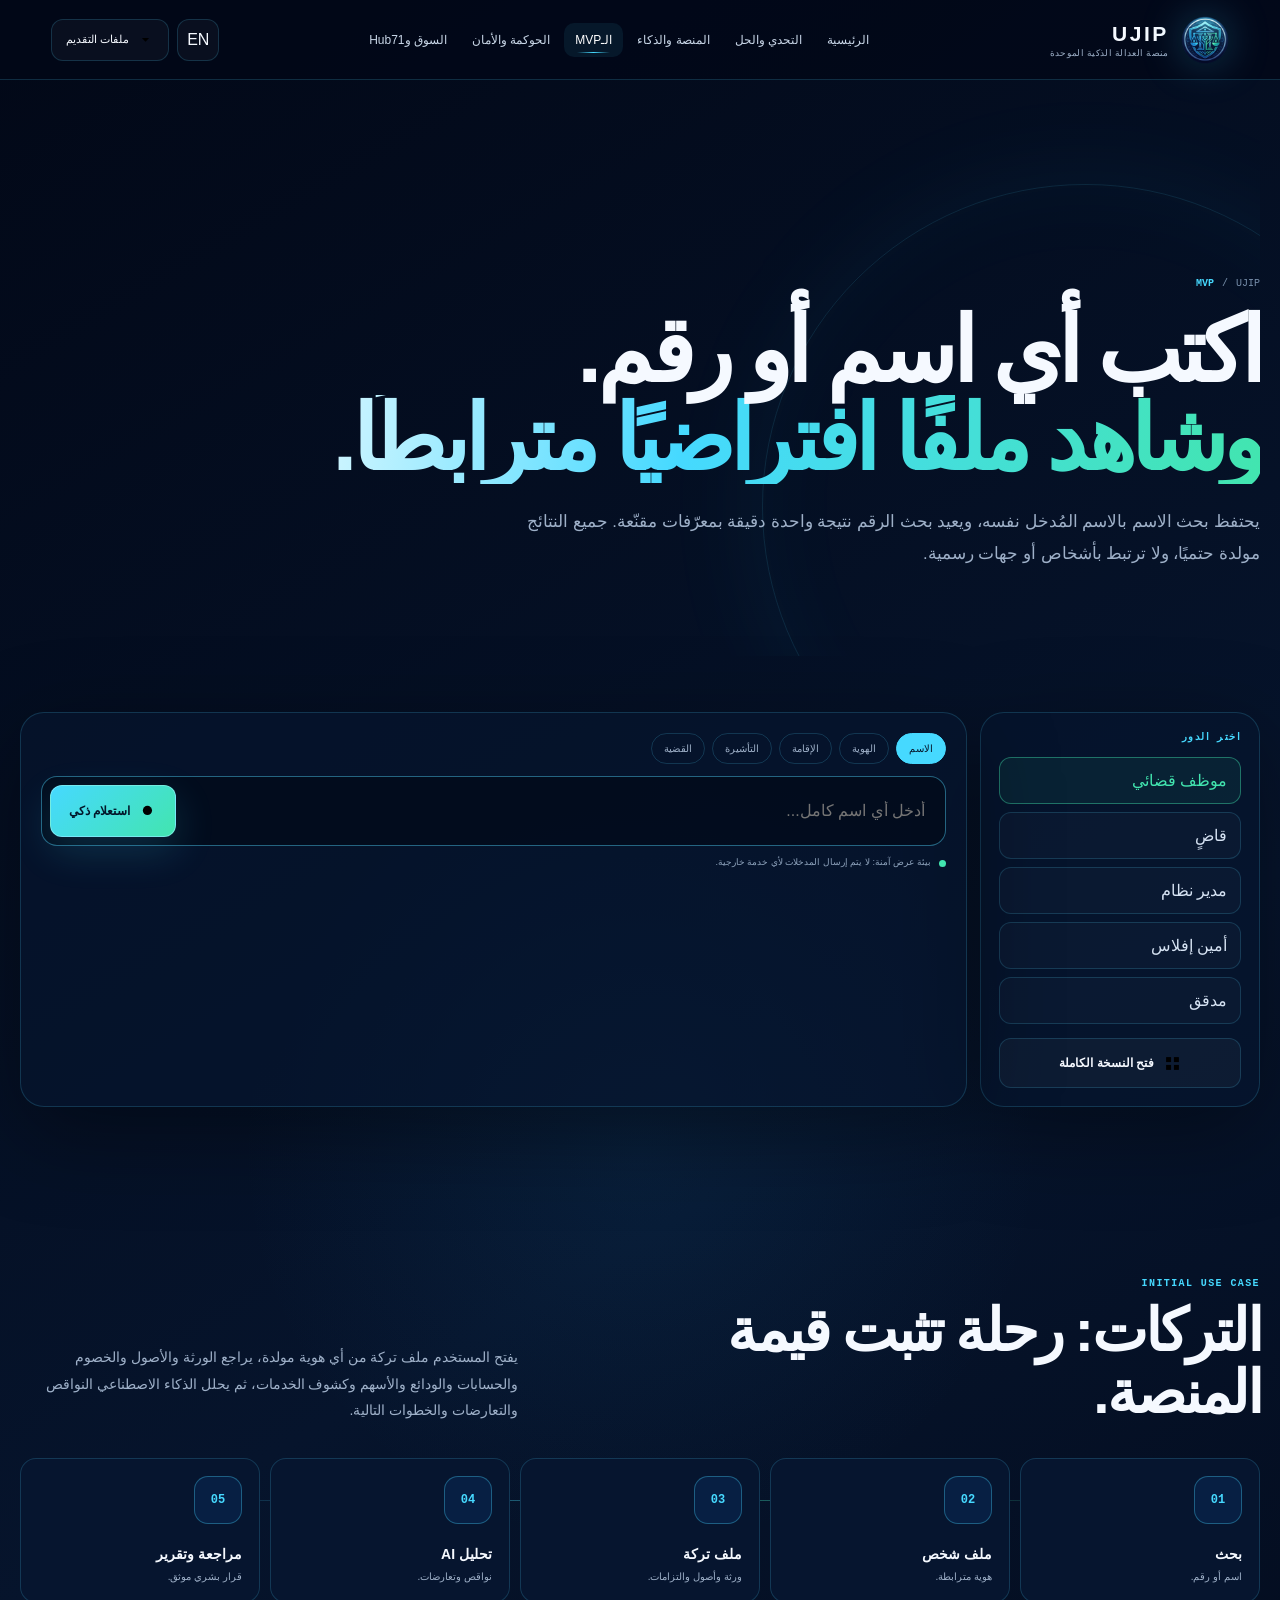
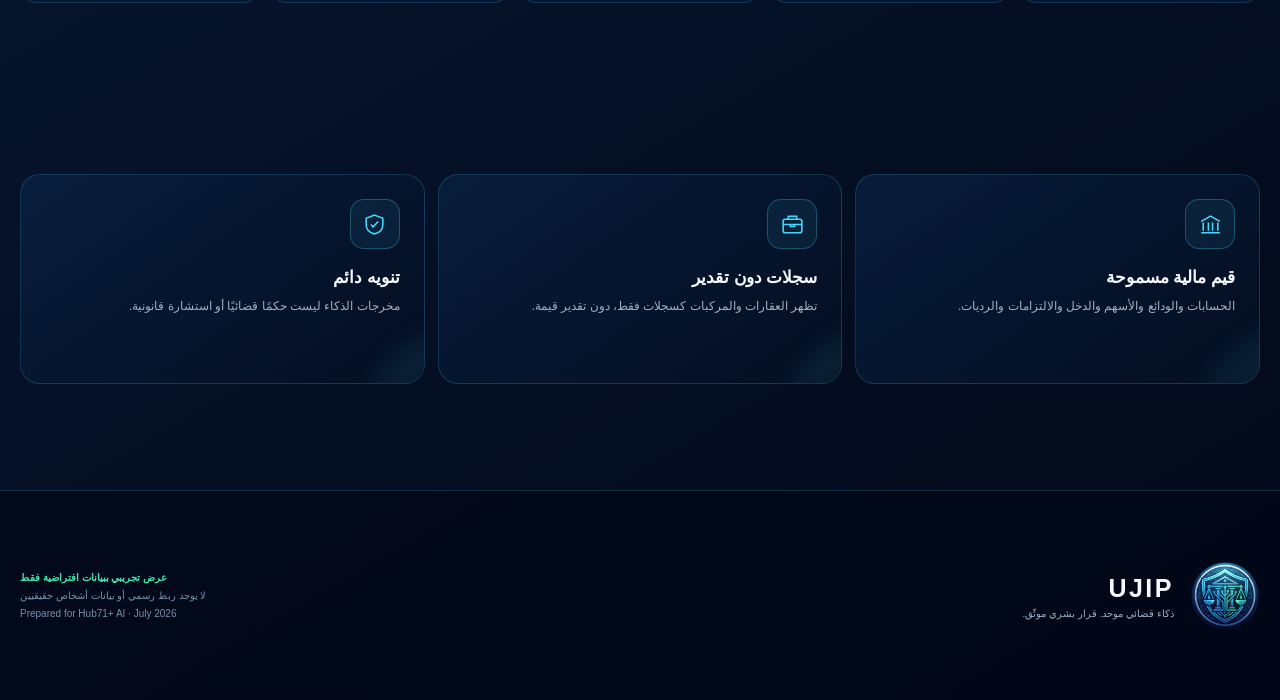
<file: mvp.html>
<!doctype html><html lang="ar" dir="rtl"><head><meta charset="utf-8"><meta name="viewport" content="width=device-width,initial-scale=1,viewport-fit=cover"><meta name="theme-color" content="#020817"><meta name="description" content="Unified Judicial Intelligence Platform — AI-powered judicial intelligence for authorized courts and government entities."><title>Interactive MVP · UJIP</title><link rel="icon" href="assets/favicon.png"><link rel="stylesheet" href="assets/site.css"></head><body data-page="mvp"><div class="transition-layer"><img src="assets/logo-mark.png" alt=""></div><div class="cursor-dot"></div><div class="cursor-ring"><span class="cursor-label"></span></div><div class="toast"></div><div class="page"><header class="site-header"><a class="brand" href="index.html" data-transition data-cursor="HOME"><img src="assets/logo-mark.png" alt="UJIP logo"><span class="brand-copy"><b>UJIP</b><span data-ar="منصة العدالة الذكية الموحدة" data-en="Unified Judicial Intelligence Platform">منصة العدالة الذكية الموحدة</span></span></a><nav class="site-nav"><a href="index.html" data-transition data-page-link="home" data-ar="الرئيسية" data-en="Home">الرئيسية</a><a href="problem.html" data-transition data-page-link="problem" data-ar="التحدي والحل" data-en="Problem & Solution">التحدي والحل</a><a href="platform.html" data-transition data-page-link="platform" data-ar="المنصة والذكاء" data-en="Platform & AI">المنصة والذكاء</a><a href="mvp.html" data-transition data-page-link="mvp" data-ar="الـMVP" data-en="MVP">الـMVP</a><a href="governance.html" data-transition data-page-link="governance" data-ar="الحوكمة والأمان" data-en="Governance">الحوكمة والأمان</a><a href="market.html" data-transition data-page-link="market" data-ar="السوق وHub71" data-en="Market & Hub71">السوق وHub71</a></nav><div class="header-actions"><button class="icon-btn" data-lang-toggle data-cursor="LANG" aria-label="Switch language"><span data-lang-label>EN</span></button><a class="header-cta" href="resources.html" data-transition data-cursor="FILES"><svg viewBox="0 0 24 24"><path d="M12 3v12M7 10l5 5 5-5M4 21h16"/></svg><span data-ar="ملفات التقديم" data-en="Application files">ملفات التقديم</span></a><button class="icon-btn menu-btn" data-menu aria-label="Menu"><span></span><span></span><span></span></button></div></header><nav class="mobile-nav"><a href="index.html" data-transition data-page-link="home" data-ar="الرئيسية" data-en="Home">الرئيسية</a><a href="problem.html" data-transition data-page-link="problem" data-ar="التحدي والحل" data-en="Problem & Solution">التحدي والحل</a><a href="platform.html" data-transition data-page-link="platform" data-ar="المنصة والذكاء" data-en="Platform & AI">المنصة والذكاء</a><a href="mvp.html" data-transition data-page-link="mvp" data-ar="الـMVP" data-en="MVP">الـMVP</a><a href="governance.html" data-transition data-page-link="governance" data-ar="الحوكمة والأمان" data-en="Governance">الحوكمة والأمان</a><a href="market.html" data-transition data-page-link="market" data-ar="السوق وHub71" data-en="Market & Hub71">السوق وHub71</a><a href="resources.html" data-transition data-page-link="resources" data-ar="الموارد والتحميل" data-en="Resources & Downloads">الموارد والتحميل</a></nav><main class="main"><div class="container"><section class="page-hero"><div><div class="breadcrumb"><span>UJIP</span><span>/</span><b>MVP</b></div><h1 data-ar="اكتب أي اسم أو رقم.<span>وشاهد ملفًا افتراضيًا مترابطًا.</span>" data-en="Enter any name or number.<span>See a connected synthetic file.</span>">اكتب أي اسم أو رقم.<span>وشاهد ملفًا افتراضيًا مترابطًا.</span></h1><p class="lead" data-ar="يحتفظ بحث الاسم بالاسم المُدخل نفسه، ويعيد بحث الرقم نتيجة واحدة دقيقة بمعرّفات مقنّعة. جميع النتائج مولدة حتميًا، ولا ترتبط بأشخاص أو جهات رسمية." data-en="Name search preserves the exact entered name, while number search returns one precise synthetic match with masked identifiers. All results are deterministic and unrelated to real people or official entities.">يحتفظ بحث الاسم بالاسم المُدخل نفسه، ويعيد بحث الرقم نتيجة واحدة دقيقة بمعرّفات مقنّعة. جميع النتائج مولدة حتميًا، ولا ترتبط بأشخاص أو جهات رسمية.</p></div></section><section class="section tight"><div class="demo-shell"><aside class="glass-panel demo-sidebar reveal"><div class="kicker" data-ar="اختر الدور" data-en="SELECT ROLE">اختر الدور</div><div class="role-list" style="margin-top:14px"><button class="role-btn active" data-role="judicial_officer" data-ar="موظف قضائي" data-en="Judicial Officer">موظف قضائي</button><button class="role-btn" data-role="judge" data-ar="قاضٍ" data-en="Judge">قاضٍ</button><button class="role-btn" data-role="admin" data-ar="مدير نظام" data-en="System Admin">مدير نظام</button><button class="role-btn" data-role="trustee" data-ar="أمين إفلاس" data-en="Bankruptcy Trustee">أمين إفلاس</button><button class="role-btn" data-role="auditor" data-ar="مدقق" data-en="Auditor">مدقق</button></div><a class="btn" style="width:100%;margin-top:14px" href="demo/standalone.html" target="_blank"><svg viewBox="0 0 24 24"><rect x="3" y="3" width="7" height="7"/><rect x="14" y="3" width="7" height="7"/><rect x="3" y="14" width="7" height="7"/><rect x="14" y="14" width="7" height="7"/></svg><span data-ar="فتح النسخة الكاملة" data-en="Open full demo">فتح النسخة الكاملة</span></a></aside><div class="glass-panel demo-workspace reveal"><div class="query-tabs"><button class="query-tab active" data-type="name" data-ar="الاسم" data-en="Name">الاسم</button><button class="query-tab" data-type="identity" data-ar="الهوية" data-en="Identity">الهوية</button><button class="query-tab" data-type="residency" data-ar="الإقامة" data-en="Residency">الإقامة</button><button class="query-tab" data-type="visa" data-ar="التأشيرة" data-en="Visa">التأشيرة</button><button class="query-tab" data-type="case" data-ar="القضية" data-en="Case">القضية</button></div><div class="search-row"><input id="demoQuery" data-placeholder-ar="أدخل أي اسم كامل..." data-placeholder-en="Enter any full name..." placeholder="أدخل أي اسم كامل..."><button id="demoRun" class="btn primary"><svg viewBox="0 0 24 24"><circle cx="10.5" cy="10.5" r="6.5"/><path d="m15.5 15.5 5 5"/><path d="M7.5 10.5h6M10.5 7.5v6"/></svg><span data-ar="استعلام ذكي" data-en="Run intelligent inquiry">استعلام ذكي</span></button></div><div class="loader-line"><i></i></div><div class="demo-note"><i></i><span data-ar="بيئة عرض آمنة: لا يتم إرسال المدخلات لأي خدمة خارجية." data-en="Safe demo environment: inputs are not sent to external services.">بيئة عرض آمنة: لا يتم إرسال المدخلات لأي خدمة خارجية.</span></div><div class="demo-results" id="demoResults"><div class="metric-grid" id="demoMetrics"></div><div class="result-grid"><section class="result-panel"><h3 id="profileTitle"></h3><div id="profileDetails"></div></section><section class="result-panel"><h3 id="serviceTitle"></h3><div class="service-grid" id="serviceGrid"></div></section></div><div class="ai-review"><h3 id="aiTitle"></h3><p id="aiSummary"></p><div class="review-actions"><button data-review data-ar="قبول التوصية" data-en="Accept recommendation">قبول التوصية</button><button data-review data-ar="رفض التوصية" data-en="Reject recommendation">رفض التوصية</button><button data-review data-ar="إضافة ملاحظة" data-en="Add note">إضافة ملاحظة</button><button onclick="window.print()" data-ar="طباعة التقرير" data-en="Print report">طباعة التقرير</button></div></div></div></div></section><section class="section"><div class="section-head reveal"><div><div class="kicker">INITIAL USE CASE</div><h2 data-ar="التركات: رحلة تثبت قيمة المنصة." data-en="Estates: a workflow that proves platform value.">التركات: رحلة تثبت قيمة المنصة.</h2></div><p data-ar="يفتح المستخدم ملف تركة من أي هوية مولدة، يراجع الورثة والأصول والخصوم والحسابات والودائع والأسهم وكشوف الخدمات، ثم يحلل الذكاء الاصطناعي النواقص والتعارضات والخطوات التالية." data-en="A user opens a synthetic estate file, reviews heirs, assets, liabilities, accounts, deposits, shares, and service statements, then the AI analyzes gaps, conflicts, and next steps.">يفتح المستخدم ملف تركة من أي هوية مولدة، يراجع الورثة والأصول والخصوم والحسابات والودائع والأسهم وكشوف الخدمات، ثم يحلل الذكاء الاصطناعي النواقص والتعارضات والخطوات التالية.</p></div><div class="workflow reveal"><div class="flow-step"><b>01</b><h3 data-ar="بحث" data-en="Search">بحث</h3><p data-ar="اسم أو رقم." data-en="Name or number.">اسم أو رقم.</p></div><div class="flow-step"><b>02</b><h3 data-ar="ملف شخص" data-en="Profile">ملف شخص</h3><p data-ar="هوية مترابطة." data-en="Connected identity.">هوية مترابطة.</p></div><div class="flow-step"><b>03</b><h3 data-ar="ملف تركة" data-en="Estate File">ملف تركة</h3><p data-ar="ورثة وأصول والتزامات." data-en="Heirs, assets, liabilities.">ورثة وأصول والتزامات.</p></div><div class="flow-step"><b>04</b><h3 data-ar="تحليل AI" data-en="AI Review">تحليل AI</h3><p data-ar="نواقص وتعارضات." data-en="Gaps and conflicts.">نواقص وتعارضات.</p></div><div class="flow-step"><b>05</b><h3 data-ar="مراجعة وتقرير" data-en="Review & Report">مراجعة وتقرير</h3><p data-ar="قرار بشري موثق." data-en="Documented human decision.">قرار بشري موثق.</p></div></div></section><section class="section tight"><div class="grid cols-3"><article class="card reveal"><div class="card-icon"><svg viewBox="0 0 24 24"><path d="m3 9 9-5 9 5"/><path d="M5 10v8M10 10v8M14 10v8M19 10v8M3 20h18"/></svg></div><h3 data-ar="قيم مالية مسموحة" data-en="Allowed Financial Values">قيم مالية مسموحة</h3><p data-ar="الحسابات والودائع والأسهم والدخل والالتزامات والرديات." data-en="Accounts, deposits, shares, income, obligations, and refunds.">الحسابات والودائع والأسهم والدخل والالتزامات والرديات.</p></article><article class="card reveal"><div class="card-icon"><svg viewBox="0 0 24 24"><rect x="3" y="7" width="18" height="13" rx="2"/><path d="M8 7V4h8v3M3 12h18M10 12v2h4v-2"/></svg></div><h3 data-ar="سجلات دون تقدير" data-en="Records Without Valuation">سجلات دون تقدير</h3><p data-ar="تظهر العقارات والمركبات كسجلات فقط، دون تقدير قيمة." data-en="Properties and vehicles are shown as records only, without estimated value.">تظهر العقارات والمركبات كسجلات فقط، دون تقدير قيمة.</p></article><article class="card reveal"><div class="card-icon"><svg viewBox="0 0 24 24"><path d="M12 3 20 6v6c0 5-3.5 8-8 9-4.5-1-8-4-8-9V6l8-3Z"/><path d="m8.5 12 2.2 2.2 4.8-5"/></svg></div><h3 data-ar="تنويه دائم" data-en="Permanent Disclaimer">تنويه دائم</h3><p data-ar="مخرجات الذكاء ليست حكمًا قضائيًا أو استشارة قانونية." data-en="AI output is not a judicial ruling or legal advice.">مخرجات الذكاء ليست حكمًا قضائيًا أو استشارة قانونية.</p></article></div></section></div></main><footer class="site-footer"><div class="container footer-inner"><div class="footer-brand"><img src="assets/logo-mark.png" alt="UJIP"><div><b>UJIP</b><span data-ar="ذكاء قضائي موحد. قرار بشري موثّق." data-en="Unified judicial intelligence. Accountable human decision-making.">ذكاء قضائي موحد. قرار بشري موثّق.</span></div></div><div class="footer-meta"><strong data-ar="عرض تجريبي ببيانات افتراضية فقط" data-en="Synthetic-data demonstration only">عرض تجريبي ببيانات افتراضية فقط</strong><br><span data-ar="لا يوجد ربط رسمي أو بيانات أشخاص حقيقيين" data-en="No official integration and no real-person records">لا يوجد ربط رسمي أو بيانات أشخاص حقيقيين</span><br>Prepared for Hub71+ AI · July 2026</div></div></footer></div><script src="assets/site.js"></script><script src="assets/demo.js"></script></body></html>
</file>
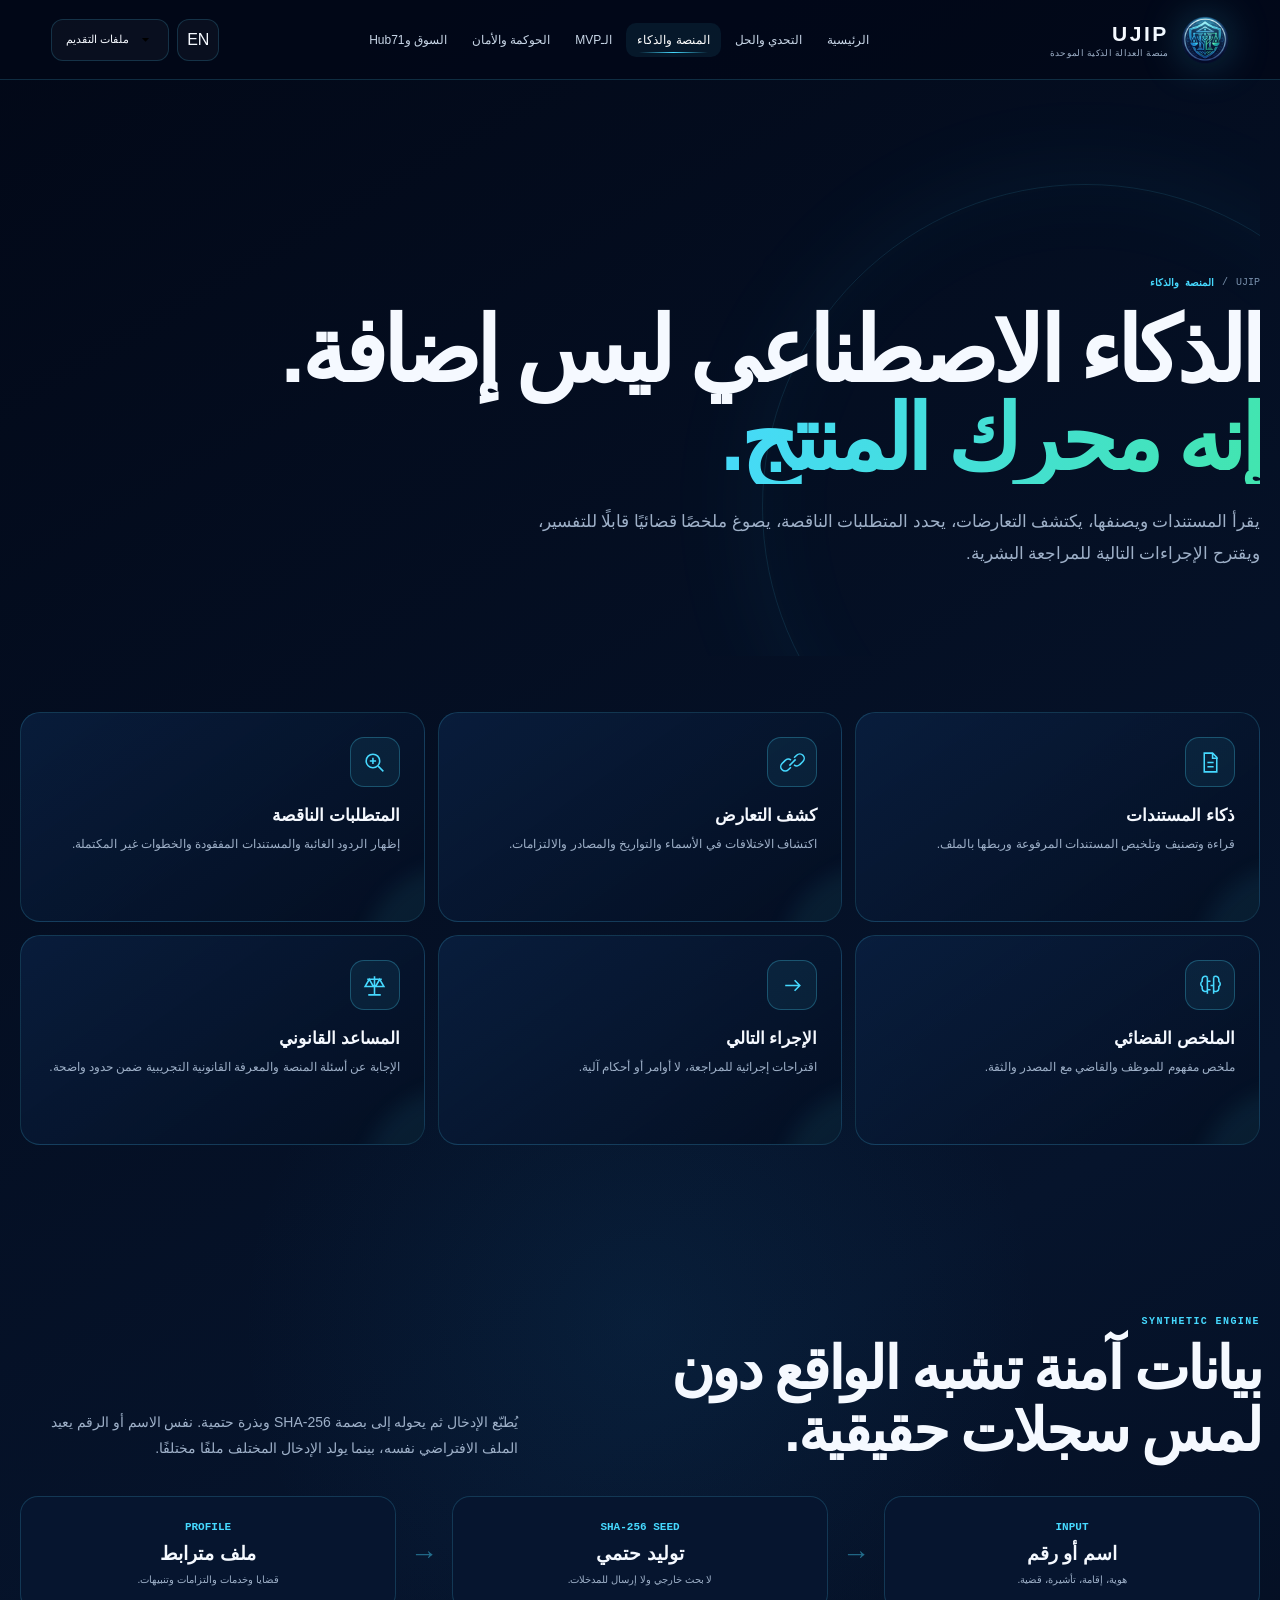
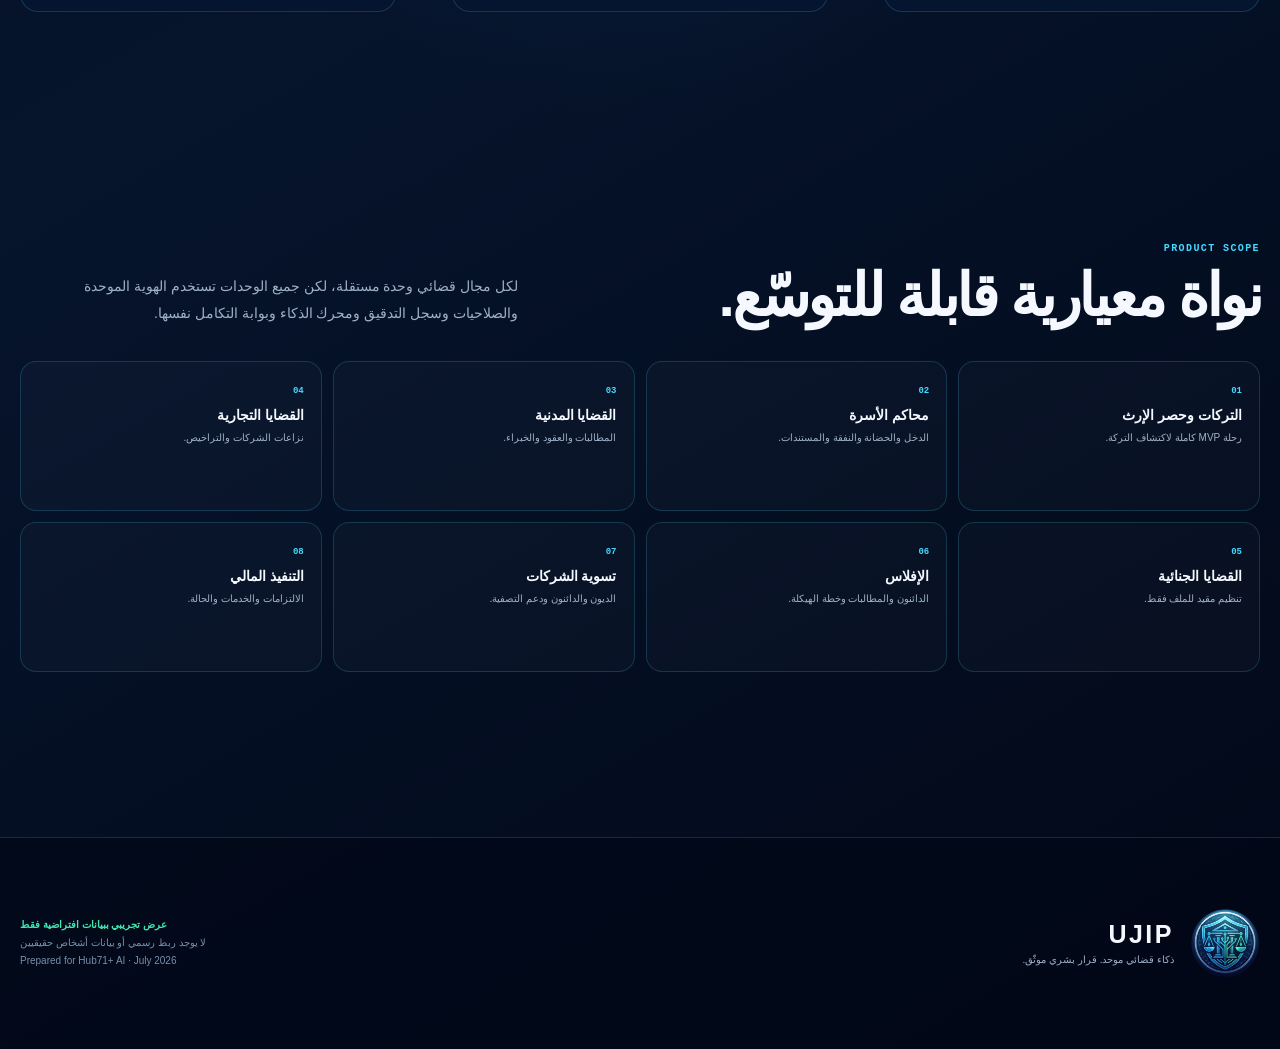
<file: platform.html>
<!doctype html><html lang="ar" dir="rtl"><head><meta charset="utf-8"><meta name="viewport" content="width=device-width,initial-scale=1,viewport-fit=cover"><meta name="theme-color" content="#020817"><meta name="description" content="Unified Judicial Intelligence Platform — AI-powered judicial intelligence for authorized courts and government entities."><title>Platform & AI · UJIP</title><link rel="icon" href="assets/favicon.png"><link rel="stylesheet" href="assets/site.css"></head><body data-page="platform"><div class="transition-layer"><img src="assets/logo-mark.png" alt=""></div><div class="cursor-dot"></div><div class="cursor-ring"><span class="cursor-label"></span></div><div class="toast"></div><div class="page"><header class="site-header"><a class="brand" href="index.html" data-transition data-cursor="HOME"><img src="assets/logo-mark.png" alt="UJIP logo"><span class="brand-copy"><b>UJIP</b><span data-ar="منصة العدالة الذكية الموحدة" data-en="Unified Judicial Intelligence Platform">منصة العدالة الذكية الموحدة</span></span></a><nav class="site-nav"><a href="index.html" data-transition data-page-link="home" data-ar="الرئيسية" data-en="Home">الرئيسية</a><a href="problem.html" data-transition data-page-link="problem" data-ar="التحدي والحل" data-en="Problem & Solution">التحدي والحل</a><a href="platform.html" data-transition data-page-link="platform" data-ar="المنصة والذكاء" data-en="Platform & AI">المنصة والذكاء</a><a href="mvp.html" data-transition data-page-link="mvp" data-ar="الـMVP" data-en="MVP">الـMVP</a><a href="governance.html" data-transition data-page-link="governance" data-ar="الحوكمة والأمان" data-en="Governance">الحوكمة والأمان</a><a href="market.html" data-transition data-page-link="market" data-ar="السوق وHub71" data-en="Market & Hub71">السوق وHub71</a></nav><div class="header-actions"><button class="icon-btn" data-lang-toggle data-cursor="LANG" aria-label="Switch language"><span data-lang-label>EN</span></button><a class="header-cta" href="resources.html" data-transition data-cursor="FILES"><svg viewBox="0 0 24 24"><path d="M12 3v12M7 10l5 5 5-5M4 21h16"/></svg><span data-ar="ملفات التقديم" data-en="Application files">ملفات التقديم</span></a><button class="icon-btn menu-btn" data-menu aria-label="Menu"><span></span><span></span><span></span></button></div></header><nav class="mobile-nav"><a href="index.html" data-transition data-page-link="home" data-ar="الرئيسية" data-en="Home">الرئيسية</a><a href="problem.html" data-transition data-page-link="problem" data-ar="التحدي والحل" data-en="Problem & Solution">التحدي والحل</a><a href="platform.html" data-transition data-page-link="platform" data-ar="المنصة والذكاء" data-en="Platform & AI">المنصة والذكاء</a><a href="mvp.html" data-transition data-page-link="mvp" data-ar="الـMVP" data-en="MVP">الـMVP</a><a href="governance.html" data-transition data-page-link="governance" data-ar="الحوكمة والأمان" data-en="Governance">الحوكمة والأمان</a><a href="market.html" data-transition data-page-link="market" data-ar="السوق وHub71" data-en="Market & Hub71">السوق وHub71</a><a href="resources.html" data-transition data-page-link="resources" data-ar="الموارد والتحميل" data-en="Resources & Downloads">الموارد والتحميل</a></nav><main class="main"><div class="container"><section class="page-hero"><div><div class="breadcrumb"><span>UJIP</span><span>/</span><b data-ar="المنصة والذكاء" data-en="Platform & AI">المنصة والذكاء</b></div><h1 data-ar="الذكاء الاصطناعي ليس إضافة.<span>إنه محرك المنتج.</span>" data-en="AI is not an add-on.<span>It is the product engine.</span>">الذكاء الاصطناعي ليس إضافة.<span>إنه محرك المنتج.</span></h1><p class="lead" data-ar="يقرأ المستندات ويصنفها، يكتشف التعارضات، يحدد المتطلبات الناقصة، يصوغ ملخصًا قضائيًا قابلًا للتفسير، ويقترح الإجراءات التالية للمراجعة البشرية." data-en="It reads and classifies documents, detects conflicts, identifies missing requirements, produces explainable judicial summaries, and suggests next actions for human review.">يقرأ المستندات ويصنفها، يكتشف التعارضات، يحدد المتطلبات الناقصة، يصوغ ملخصًا قضائيًا قابلًا للتفسير، ويقترح الإجراءات التالية للمراجعة البشرية.</p></div></section><section class="section tight"><div class="grid cols-3"><article class="card reveal"><div class="card-icon"><svg viewBox="0 0 24 24"><path d="M6 3h8l4 4v14H6z"/><path d="M14 3v5h5M9 12h6M9 16h6"/></svg></div><h3 data-ar="ذكاء المستندات" data-en="Document Intelligence">ذكاء المستندات</h3><p data-ar="قراءة وتصنيف وتلخيص المستندات المرفوعة وربطها بالملف." data-en="Reads, classifies, summarizes, and links uploaded documents to the file.">قراءة وتصنيف وتلخيص المستندات المرفوعة وربطها بالملف.</p></article><article class="card reveal"><div class="card-icon"><svg viewBox="0 0 24 24"><path d="M9 15 15 9"/><path d="M7.5 17.5 5 20a4 4 0 0 1-6-6l3-3a4 4 0 0 1 5.5-.3" transform="translate(3 -1)"/><path d="m16.5 6.5 2.5-2.5a4 4 0 0 1 6 6l-3 3a4 4 0 0 1-5.5.3" transform="translate(-3 1)"/></svg></div><h3 data-ar="كشف التعارض" data-en="Conflict Detection">كشف التعارض</h3><p data-ar="اكتشاف الاختلافات في الأسماء والتواريخ والمصادر والالتزامات." data-en="Finds mismatches in names, dates, sources, and obligations.">اكتشاف الاختلافات في الأسماء والتواريخ والمصادر والالتزامات.</p></article><article class="card reveal"><div class="card-icon"><svg viewBox="0 0 24 24"><circle cx="10.5" cy="10.5" r="6.5"/><path d="m15.5 15.5 5 5"/><path d="M7.5 10.5h6M10.5 7.5v6"/></svg></div><h3 data-ar="المتطلبات الناقصة" data-en="Missing Requirements">المتطلبات الناقصة</h3><p data-ar="إظهار الردود الغائبة والمستندات المفقودة والخطوات غير المكتملة." data-en="Flags absent replies, missing documents, and incomplete steps.">إظهار الردود الغائبة والمستندات المفقودة والخطوات غير المكتملة.</p></article><article class="card reveal"><div class="card-icon"><svg viewBox="0 0 24 24"><path d="M9 4a3 3 0 0 0-5 2v2a3 3 0 0 0 0 5v2a3 3 0 0 0 5 2"/><path d="M15 4a3 3 0 0 1 5 2v2a3 3 0 0 1 0 5v2a3 3 0 0 1-5 2"/><path d="M9 4v16M15 4v16M9 8h3M12 12h3M9 16h3"/></svg></div><h3 data-ar="الملخص القضائي" data-en="Judicial Summary">الملخص القضائي</h3><p data-ar="ملخص مفهوم للموظف والقاضي مع المصدر والثقة." data-en="An understandable summary for officers and judges, with sources and confidence.">ملخص مفهوم للموظف والقاضي مع المصدر والثقة.</p></article><article class="card reveal"><div class="card-icon"><svg viewBox="0 0 24 24"><path d="M5 12h14M14 7l5 5-5 5"/></svg></div><h3 data-ar="الإجراء التالي" data-en="Next Actions">الإجراء التالي</h3><p data-ar="اقتراحات إجرائية للمراجعة، لا أوامر أو أحكام آلية." data-en="Procedural suggestions for review—not automated orders or rulings.">اقتراحات إجرائية للمراجعة، لا أوامر أو أحكام آلية.</p></article><article class="card reveal"><div class="card-icon"><svg viewBox="0 0 24 24"><path d="M12 3v18M6 21h12M5 6h14M7 6l-4 7h8L7 6ZM17 6l-4 7h8l-4-7Z"/></svg></div><h3 data-ar="المساعد القانوني" data-en="Legal Assistant">المساعد القانوني</h3><p data-ar="الإجابة عن أسئلة المنصة والمعرفة القانونية التجريبية ضمن حدود واضحة." data-en="Answers platform and demo legal-knowledge questions within defined boundaries.">الإجابة عن أسئلة المنصة والمعرفة القانونية التجريبية ضمن حدود واضحة.</p></article></div></section><section class="section"><div class="section-head reveal"><div><div class="kicker">SYNTHETIC ENGINE</div><h2 data-ar="بيانات آمنة تشبه الواقع دون لمس سجلات حقيقية." data-en="Safe data that feels real—without touching real records.">بيانات آمنة تشبه الواقع دون لمس سجلات حقيقية.</h2></div><p data-ar="يُطبّع الإدخال ثم يحوله إلى بصمة SHA-256 وبذرة حتمية. نفس الاسم أو الرقم يعيد الملف الافتراضي نفسه، بينما يولد الإدخال المختلف ملفًا مختلفًا." data-en="The engine normalizes the input, converts it into a SHA-256 fingerprint and deterministic seed. The same name or number returns the same synthetic profile; a different input returns a different one.">يُطبّع الإدخال ثم يحوله إلى بصمة SHA-256 وبذرة حتمية. نفس الاسم أو الرقم يعيد الملف الافتراضي نفسه، بينما يولد الإدخال المختلف ملفًا مختلفًا.</p></div><div class="engine-diagram reveal"><div class="engine-block"><b>INPUT</b><h3 data-ar="اسم أو رقم" data-en="Name or Number">اسم أو رقم</h3><p data-ar="هوية، إقامة، تأشيرة، قضية." data-en="Identity, residency, visa, or case.">هوية، إقامة، تأشيرة، قضية.</p></div><div class="engine-arrow">→</div><div class="engine-block"><b>SHA-256 SEED</b><h3 data-ar="توليد حتمي" data-en="Deterministic Generation">توليد حتمي</h3><p data-ar="لا بحث خارجي ولا إرسال للمدخلات." data-en="No external lookup and no input sharing.">لا بحث خارجي ولا إرسال للمدخلات.</p></div><div class="engine-arrow">→</div><div class="engine-block"><b>PROFILE</b><h3 data-ar="ملف مترابط" data-en="Connected Profile">ملف مترابط</h3><p data-ar="قضايا وخدمات والتزامات وتنبيهات." data-en="Cases, services, obligations, and alerts.">قضايا وخدمات والتزامات وتنبيهات.</p></div></div></section><section class="section"><div class="section-head reveal"><div><div class="kicker">PRODUCT SCOPE</div><h2 data-ar="نواة معيارية قابلة للتوسّع." data-en="A modular core built to scale.">نواة معيارية قابلة للتوسّع.</h2></div><p data-ar="لكل مجال قضائي وحدة مستقلة، لكن جميع الوحدات تستخدم الهوية الموحدة والصلاحيات وسجل التدقيق ومحرك الذكاء وبوابة التكامل نفسها." data-en="Each judicial domain is a separate module, while all modules share unified identity, permissions, audit trail, intelligence engine, and integration gateway.">لكل مجال قضائي وحدة مستقلة، لكن جميع الوحدات تستخدم الهوية الموحدة والصلاحيات وسجل التدقيق ومحرك الذكاء وبوابة التكامل نفسها.</p></div><div class="module-grid"><div class="module reveal"><small>01</small><h3 data-ar="التركات وحصر الإرث" data-en="Estates & Inheritance">التركات وحصر الإرث</h3><p data-ar="رحلة MVP كاملة لاكتشاف التركة." data-en="Full MVP journey for estate discovery.">رحلة MVP كاملة لاكتشاف التركة.</p></div><div class="module reveal"><small>02</small><h3 data-ar="محاكم الأسرة" data-en="Family Courts">محاكم الأسرة</h3><p data-ar="الدخل والحضانة والنفقة والمستندات." data-en="Income, custody, alimony, and documents.">الدخل والحضانة والنفقة والمستندات.</p></div><div class="module reveal"><small>03</small><h3 data-ar="القضايا المدنية" data-en="Civil Cases">القضايا المدنية</h3><p data-ar="المطالبات والعقود والخبراء." data-en="Claims, contracts, and expert timelines.">المطالبات والعقود والخبراء.</p></div><div class="module reveal"><small>04</small><h3 data-ar="القضايا التجارية" data-en="Commercial Cases">القضايا التجارية</h3><p data-ar="نزاعات الشركات والتراخيص." data-en="Company disputes and licenses.">نزاعات الشركات والتراخيص.</p></div><div class="module reveal"><small>05</small><h3 data-ar="القضايا الجنائية" data-en="Criminal Cases">القضايا الجنائية</h3><p data-ar="تنظيم مقيد للملف فقط." data-en="Restricted file organization only.">تنظيم مقيد للملف فقط.</p></div><div class="module reveal"><small>06</small><h3 data-ar="الإفلاس" data-en="Bankruptcy">الإفلاس</h3><p data-ar="الدائنون والمطالبات وخطة الهيكلة." data-en="Creditors, claims, and restructuring plan.">الدائنون والمطالبات وخطة الهيكلة.</p></div><div class="module reveal"><small>07</small><h3 data-ar="تسوية الشركات" data-en="Company Settlement">تسوية الشركات</h3><p data-ar="الديون والدائنون ودعم التصفية." data-en="Debt, creditors, and liquidation support.">الديون والدائنون ودعم التصفية.</p></div><div class="module reveal"><small>08</small><h3 data-ar="التنفيذ المالي" data-en="Financial Enforcement">التنفيذ المالي</h3><p data-ar="الالتزامات والخدمات والحالة." data-en="Obligations, services, and status.">الالتزامات والخدمات والحالة.</p></div></div></section></div></main><footer class="site-footer"><div class="container footer-inner"><div class="footer-brand"><img src="assets/logo-mark.png" alt="UJIP"><div><b>UJIP</b><span data-ar="ذكاء قضائي موحد. قرار بشري موثّق." data-en="Unified judicial intelligence. Accountable human decision-making.">ذكاء قضائي موحد. قرار بشري موثّق.</span></div></div><div class="footer-meta"><strong data-ar="عرض تجريبي ببيانات افتراضية فقط" data-en="Synthetic-data demonstration only">عرض تجريبي ببيانات افتراضية فقط</strong><br><span data-ar="لا يوجد ربط رسمي أو بيانات أشخاص حقيقيين" data-en="No official integration and no real-person records">لا يوجد ربط رسمي أو بيانات أشخاص حقيقيين</span><br>Prepared for Hub71+ AI · July 2026</div></div></footer></div><script src="assets/site.js"></script></body></html>
</file>
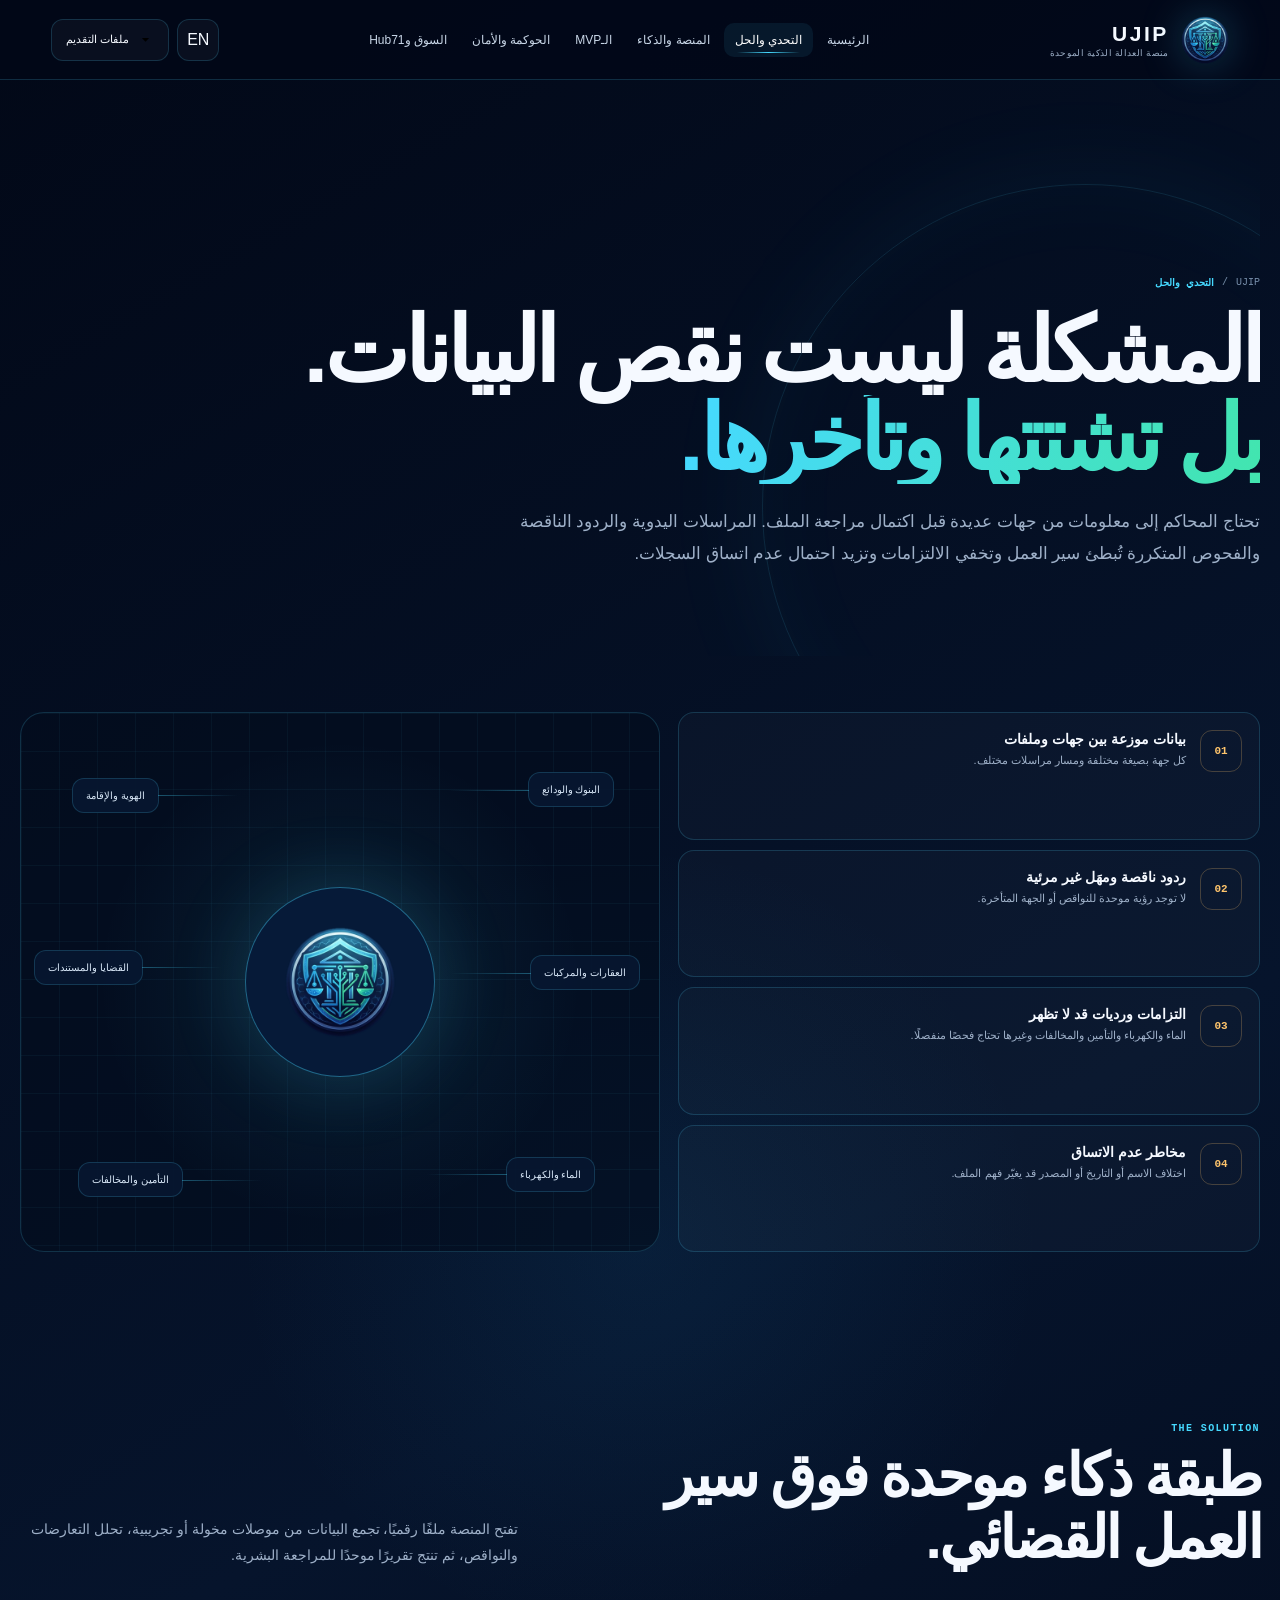
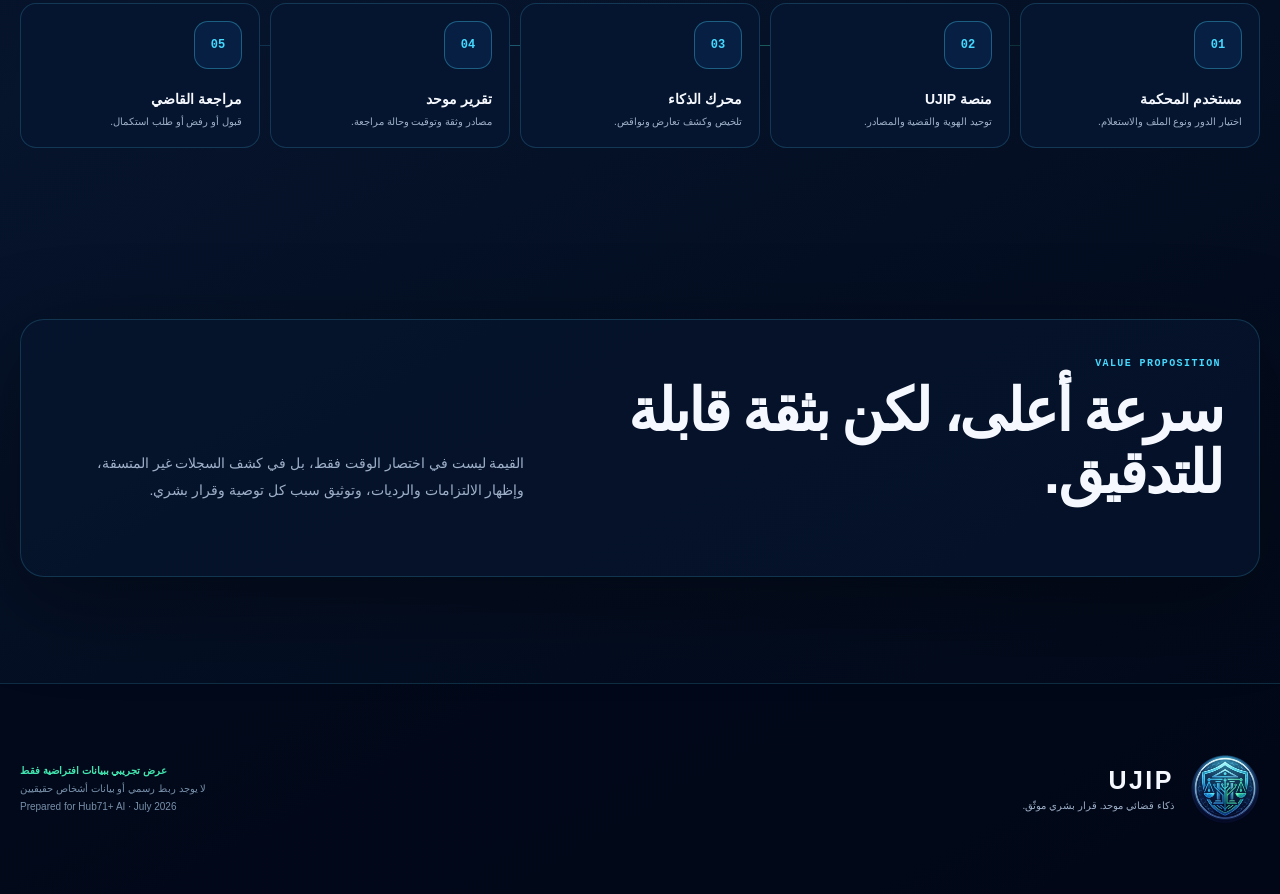
<file: problem.html>
<!doctype html><html lang="ar" dir="rtl"><head><meta charset="utf-8"><meta name="viewport" content="width=device-width,initial-scale=1,viewport-fit=cover"><meta name="theme-color" content="#020817"><meta name="description" content="Unified Judicial Intelligence Platform — AI-powered judicial intelligence for authorized courts and government entities."><title>Problem & Solution · UJIP</title><link rel="icon" href="assets/favicon.png"><link rel="stylesheet" href="assets/site.css"></head><body data-page="problem"><div class="transition-layer"><img src="assets/logo-mark.png" alt=""></div><div class="cursor-dot"></div><div class="cursor-ring"><span class="cursor-label"></span></div><div class="toast"></div><div class="page"><header class="site-header"><a class="brand" href="index.html" data-transition data-cursor="HOME"><img src="assets/logo-mark.png" alt="UJIP logo"><span class="brand-copy"><b>UJIP</b><span data-ar="منصة العدالة الذكية الموحدة" data-en="Unified Judicial Intelligence Platform">منصة العدالة الذكية الموحدة</span></span></a><nav class="site-nav"><a href="index.html" data-transition data-page-link="home" data-ar="الرئيسية" data-en="Home">الرئيسية</a><a href="problem.html" data-transition data-page-link="problem" data-ar="التحدي والحل" data-en="Problem & Solution">التحدي والحل</a><a href="platform.html" data-transition data-page-link="platform" data-ar="المنصة والذكاء" data-en="Platform & AI">المنصة والذكاء</a><a href="mvp.html" data-transition data-page-link="mvp" data-ar="الـMVP" data-en="MVP">الـMVP</a><a href="governance.html" data-transition data-page-link="governance" data-ar="الحوكمة والأمان" data-en="Governance">الحوكمة والأمان</a><a href="market.html" data-transition data-page-link="market" data-ar="السوق وHub71" data-en="Market & Hub71">السوق وHub71</a></nav><div class="header-actions"><button class="icon-btn" data-lang-toggle data-cursor="LANG" aria-label="Switch language"><span data-lang-label>EN</span></button><a class="header-cta" href="resources.html" data-transition data-cursor="FILES"><svg viewBox="0 0 24 24"><path d="M12 3v12M7 10l5 5 5-5M4 21h16"/></svg><span data-ar="ملفات التقديم" data-en="Application files">ملفات التقديم</span></a><button class="icon-btn menu-btn" data-menu aria-label="Menu"><span></span><span></span><span></span></button></div></header><nav class="mobile-nav"><a href="index.html" data-transition data-page-link="home" data-ar="الرئيسية" data-en="Home">الرئيسية</a><a href="problem.html" data-transition data-page-link="problem" data-ar="التحدي والحل" data-en="Problem & Solution">التحدي والحل</a><a href="platform.html" data-transition data-page-link="platform" data-ar="المنصة والذكاء" data-en="Platform & AI">المنصة والذكاء</a><a href="mvp.html" data-transition data-page-link="mvp" data-ar="الـMVP" data-en="MVP">الـMVP</a><a href="governance.html" data-transition data-page-link="governance" data-ar="الحوكمة والأمان" data-en="Governance">الحوكمة والأمان</a><a href="market.html" data-transition data-page-link="market" data-ar="السوق وHub71" data-en="Market & Hub71">السوق وHub71</a><a href="resources.html" data-transition data-page-link="resources" data-ar="الموارد والتحميل" data-en="Resources & Downloads">الموارد والتحميل</a></nav><main class="main"><div class="container"><section class="page-hero"><div><div class="breadcrumb"><span>UJIP</span><span>/</span><b data-ar="التحدي والحل" data-en="Problem & Solution">التحدي والحل</b></div><h1 data-ar="المشكلة ليست نقص البيانات.<span>بل تشتتها وتأخرها.</span>" data-en="The problem is not missing data.<span>It is fragmentation and delay.</span>">المشكلة ليست نقص البيانات.<span>بل تشتتها وتأخرها.</span></h1><p class="lead" data-ar="تحتاج المحاكم إلى معلومات من جهات عديدة قبل اكتمال مراجعة الملف. المراسلات اليدوية والردود الناقصة والفحوص المتكررة تُبطئ سير العمل وتخفي الالتزامات وتزيد احتمال عدم اتساق السجلات." data-en="Courts often need information from many entities before a file can be reviewed. Manual correspondence, missing replies, and repeated checks slow workflows, hide obligations, and create inconsistent records.">تحتاج المحاكم إلى معلومات من جهات عديدة قبل اكتمال مراجعة الملف. المراسلات اليدوية والردود الناقصة والفحوص المتكررة تُبطئ سير العمل وتخفي الالتزامات وتزيد احتمال عدم اتساق السجلات.</p></div></section><section class="section tight"><div class="problem-map"><div class="problem-list"><div class="problem-item reveal"><b>01</b><div><h3 data-ar="بيانات موزعة بين جهات وملفات" data-en="Data scattered across entities and files">بيانات موزعة بين جهات وملفات</h3><p data-ar="كل جهة بصيغة مختلفة ومسار مراسلات مختلف." data-en="Each entity has its own format and correspondence path.">كل جهة بصيغة مختلفة ومسار مراسلات مختلف.</p></div></div><div class="problem-item reveal"><b>02</b><div><h3 data-ar="ردود ناقصة ومهَل غير مرئية" data-en="Missing replies and invisible deadlines">ردود ناقصة ومهَل غير مرئية</h3><p data-ar="لا توجد رؤية موحدة للنواقص أو الجهة المتأخرة." data-en="There is no unified view of missing responses or delayed entities.">لا توجد رؤية موحدة للنواقص أو الجهة المتأخرة.</p></div></div><div class="problem-item reveal"><b>03</b><div><h3 data-ar="التزامات ورديات قد لا تظهر" data-en="Hidden obligations and refunds">التزامات ورديات قد لا تظهر</h3><p data-ar="الماء والكهرباء والتأمين والمخالفات وغيرها تحتاج فحصًا منفصلًا." data-en="Water, electricity, insurance, traffic fines, and more require separate checks.">الماء والكهرباء والتأمين والمخالفات وغيرها تحتاج فحصًا منفصلًا.</p></div></div><div class="problem-item reveal"><b>04</b><div><h3 data-ar="مخاطر عدم الاتساق" data-en="Inconsistency risk">مخاطر عدم الاتساق</h3><p data-ar="اختلاف الاسم أو التاريخ أو المصدر قد يغيّر فهم الملف." data-en="Name, date, or source mismatches can change how a file is understood.">اختلاف الاسم أو التاريخ أو المصدر قد يغيّر فهم الملف.</p></div></div></div><div class="network-map reveal"><div class="map-core"><img src="assets/logo-mark.png" alt="UJIP"></div><span class="map-node mn1" data-ar="الهوية والإقامة" data-en="Identity & Residency">الهوية والإقامة</span><span class="map-node mn2" data-ar="البنوك والودائع" data-en="Banks & Deposits">البنوك والودائع</span><span class="map-node mn3" data-ar="العقارات والمركبات" data-en="Property & Vehicles">العقارات والمركبات</span><span class="map-node mn4" data-ar="الماء والكهرباء" data-en="Water & Electricity">الماء والكهرباء</span><span class="map-node mn5" data-ar="التأمين والمخالفات" data-en="Insurance & Traffic">التأمين والمخالفات</span><span class="map-node mn6" data-ar="القضايا والمستندات" data-en="Cases & Documents">القضايا والمستندات</span></div></div></section><section class="section"><div class="section-head reveal"><div><div class="kicker">THE SOLUTION</div><h2 data-ar="طبقة ذكاء موحدة فوق سير العمل القضائي." data-en="A unified intelligence layer above judicial workflows.">طبقة ذكاء موحدة فوق سير العمل القضائي.</h2></div><p data-ar="تفتح المنصة ملفًا رقميًا، تجمع البيانات من موصلات مخولة أو تجريبية، تحلل التعارضات والنواقص، ثم تنتج تقريرًا موحدًا للمراجعة البشرية." data-en="The platform opens a digital file, gathers information through authorized or synthetic connectors, analyzes conflicts and gaps, then produces one report for human review.">تفتح المنصة ملفًا رقميًا، تجمع البيانات من موصلات مخولة أو تجريبية، تحلل التعارضات والنواقص، ثم تنتج تقريرًا موحدًا للمراجعة البشرية.</p></div><div class="workflow reveal"><div class="flow-step"><b>01</b><h3 data-ar="مستخدم المحكمة" data-en="Court User">مستخدم المحكمة</h3><p data-ar="اختيار الدور ونوع الملف والاستعلام." data-en="Choose role, file type, and inquiry.">اختيار الدور ونوع الملف والاستعلام.</p></div><div class="flow-step"><b>02</b><h3 data-ar="منصة UJIP" data-en="UJIP Platform">منصة UJIP</h3><p data-ar="توحيد الهوية والقضية والمصادر." data-en="Unify identity, case, and sources.">توحيد الهوية والقضية والمصادر.</p></div><div class="flow-step"><b>03</b><h3 data-ar="محرك الذكاء" data-en="AI Engine">محرك الذكاء</h3><p data-ar="تلخيص وكشف تعارض ونواقص." data-en="Summarize, detect conflicts, and flag gaps.">تلخيص وكشف تعارض ونواقص.</p></div><div class="flow-step"><b>04</b><h3 data-ar="تقرير موحد" data-en="Unified Report">تقرير موحد</h3><p data-ar="مصادر وثقة وتوقيت وحالة مراجعة." data-en="Sources, confidence, time, and review status.">مصادر وثقة وتوقيت وحالة مراجعة.</p></div><div class="flow-step"><b>05</b><h3 data-ar="مراجعة القاضي" data-en="Judge Review">مراجعة القاضي</h3><p data-ar="قبول أو رفض أو طلب استكمال." data-en="Accept, reject, or request completion.">قبول أو رفض أو طلب استكمال.</p></div></div></section><section class="section tight"><div class="glass-panel panel-pad reveal"><div class="section-head"><div><div class="kicker">VALUE PROPOSITION</div><h2 data-ar="سرعة أعلى، لكن بثقة قابلة للتدقيق." data-en="Faster workflows, with auditable confidence.">سرعة أعلى، لكن بثقة قابلة للتدقيق.</h2></div><p data-ar="القيمة ليست في اختصار الوقت فقط، بل في كشف السجلات غير المتسقة، وإظهار الالتزامات والرديات، وتوثيق سبب كل توصية وقرار بشري." data-en="The value is not speed alone. It is identifying inconsistent records, surfacing obligations and refunds, and documenting the reason behind each recommendation and human decision.">القيمة ليست في اختصار الوقت فقط، بل في كشف السجلات غير المتسقة، وإظهار الالتزامات والرديات، وتوثيق سبب كل توصية وقرار بشري.</p></div></div></section></div></main><footer class="site-footer"><div class="container footer-inner"><div class="footer-brand"><img src="assets/logo-mark.png" alt="UJIP"><div><b>UJIP</b><span data-ar="ذكاء قضائي موحد. قرار بشري موثّق." data-en="Unified judicial intelligence. Accountable human decision-making.">ذكاء قضائي موحد. قرار بشري موثّق.</span></div></div><div class="footer-meta"><strong data-ar="عرض تجريبي ببيانات افتراضية فقط" data-en="Synthetic-data demonstration only">عرض تجريبي ببيانات افتراضية فقط</strong><br><span data-ar="لا يوجد ربط رسمي أو بيانات أشخاص حقيقيين" data-en="No official integration and no real-person records">لا يوجد ربط رسمي أو بيانات أشخاص حقيقيين</span><br>Prepared for Hub71+ AI · July 2026</div></div></footer></div><script src="assets/site.js"></script></body></html>
</file>
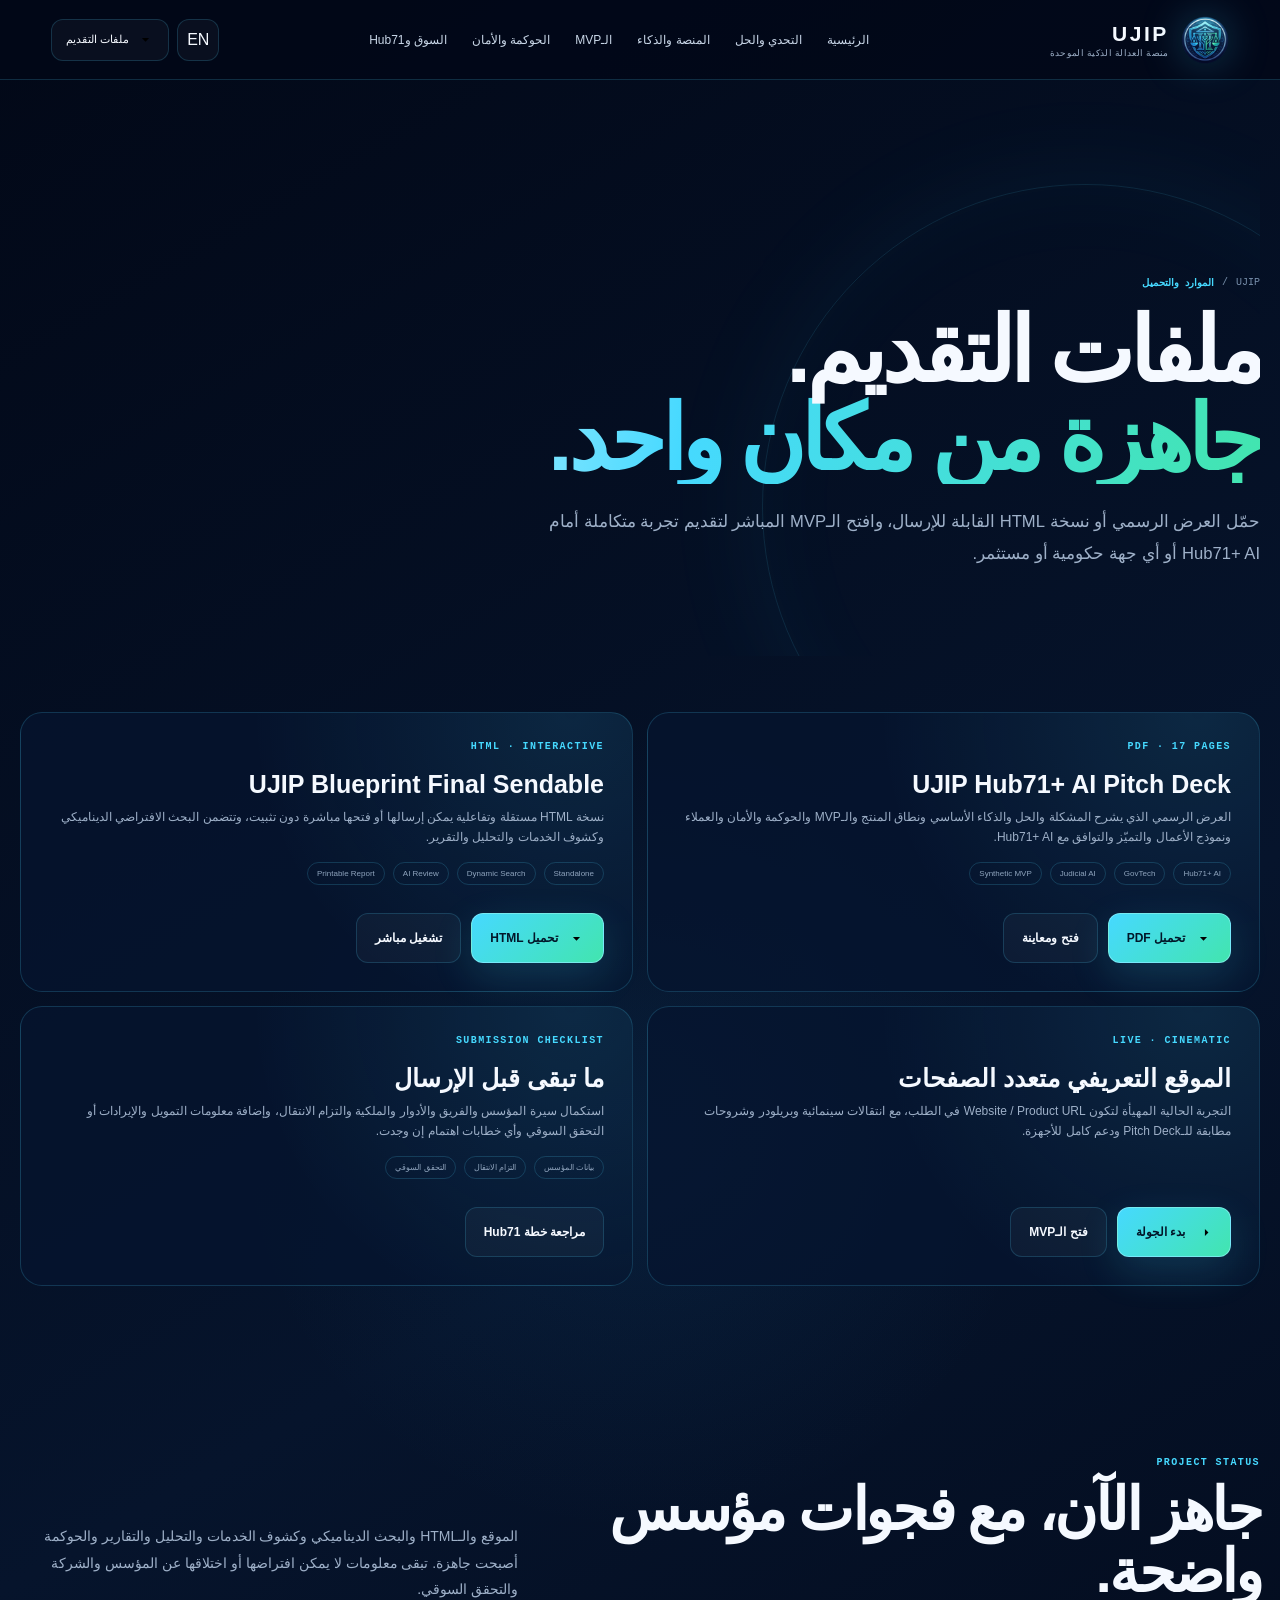
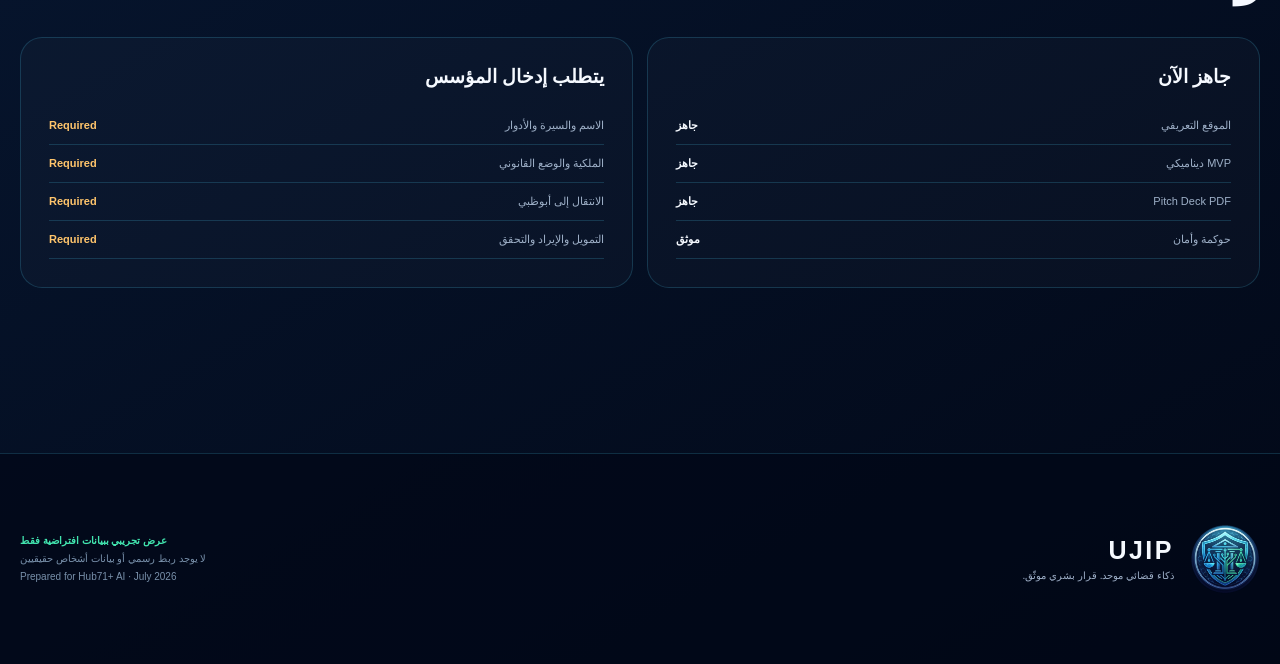
<file: resources.html>
<!doctype html><html lang="ar" dir="rtl"><head><meta charset="utf-8"><meta name="viewport" content="width=device-width,initial-scale=1,viewport-fit=cover"><meta name="theme-color" content="#020817"><meta name="description" content="Unified Judicial Intelligence Platform — AI-powered judicial intelligence for authorized courts and government entities."><title>Resources & Downloads · UJIP</title><link rel="icon" href="assets/favicon.png"><link rel="stylesheet" href="assets/site.css"></head><body data-page="resources"><div class="transition-layer"><img src="assets/logo-mark.png" alt=""></div><div class="cursor-dot"></div><div class="cursor-ring"><span class="cursor-label"></span></div><div class="toast"></div><div class="page"><header class="site-header"><a class="brand" href="index.html" data-transition data-cursor="HOME"><img src="assets/logo-mark.png" alt="UJIP logo"><span class="brand-copy"><b>UJIP</b><span data-ar="منصة العدالة الذكية الموحدة" data-en="Unified Judicial Intelligence Platform">منصة العدالة الذكية الموحدة</span></span></a><nav class="site-nav"><a href="index.html" data-transition data-page-link="home" data-ar="الرئيسية" data-en="Home">الرئيسية</a><a href="problem.html" data-transition data-page-link="problem" data-ar="التحدي والحل" data-en="Problem & Solution">التحدي والحل</a><a href="platform.html" data-transition data-page-link="platform" data-ar="المنصة والذكاء" data-en="Platform & AI">المنصة والذكاء</a><a href="mvp.html" data-transition data-page-link="mvp" data-ar="الـMVP" data-en="MVP">الـMVP</a><a href="governance.html" data-transition data-page-link="governance" data-ar="الحوكمة والأمان" data-en="Governance">الحوكمة والأمان</a><a href="market.html" data-transition data-page-link="market" data-ar="السوق وHub71" data-en="Market & Hub71">السوق وHub71</a></nav><div class="header-actions"><button class="icon-btn" data-lang-toggle data-cursor="LANG" aria-label="Switch language"><span data-lang-label>EN</span></button><a class="header-cta" href="resources.html" data-transition data-cursor="FILES"><svg viewBox="0 0 24 24"><path d="M12 3v12M7 10l5 5 5-5M4 21h16"/></svg><span data-ar="ملفات التقديم" data-en="Application files">ملفات التقديم</span></a><button class="icon-btn menu-btn" data-menu aria-label="Menu"><span></span><span></span><span></span></button></div></header><nav class="mobile-nav"><a href="index.html" data-transition data-page-link="home" data-ar="الرئيسية" data-en="Home">الرئيسية</a><a href="problem.html" data-transition data-page-link="problem" data-ar="التحدي والحل" data-en="Problem & Solution">التحدي والحل</a><a href="platform.html" data-transition data-page-link="platform" data-ar="المنصة والذكاء" data-en="Platform & AI">المنصة والذكاء</a><a href="mvp.html" data-transition data-page-link="mvp" data-ar="الـMVP" data-en="MVP">الـMVP</a><a href="governance.html" data-transition data-page-link="governance" data-ar="الحوكمة والأمان" data-en="Governance">الحوكمة والأمان</a><a href="market.html" data-transition data-page-link="market" data-ar="السوق وHub71" data-en="Market & Hub71">السوق وHub71</a><a href="resources.html" data-transition data-page-link="resources" data-ar="الموارد والتحميل" data-en="Resources & Downloads">الموارد والتحميل</a></nav><main class="main"><div class="container"><section class="page-hero"><div><div class="breadcrumb"><span>UJIP</span><span>/</span><b data-ar="الموارد والتحميل" data-en="Resources & Downloads">الموارد والتحميل</b></div><h1 data-ar="ملفات التقديم.<span>جاهزة من مكان واحد.</span>" data-en="Application files.<span>Ready in one place.</span>">ملفات التقديم.<span>جاهزة من مكان واحد.</span></h1><p class="lead" data-ar="حمّل العرض الرسمي أو نسخة HTML القابلة للإرسال، وافتح الـMVP المباشر لتقديم تجربة متكاملة أمام Hub71+ AI أو أي جهة حكومية أو مستثمر." data-en="Download the official deck or sendable HTML demo, and launch the live MVP to present a complete experience to Hub71+ AI, government stakeholders, or investors.">حمّل العرض الرسمي أو نسخة HTML القابلة للإرسال، وافتح الـMVP المباشر لتقديم تجربة متكاملة أمام Hub71+ AI أو أي جهة حكومية أو مستثمر.</p></div></section><section class="section tight"><div class="resource-grid"><article class="resource-card reveal"><div class="filetype">PDF · 17 PAGES</div><h3>UJIP Hub71+ AI Pitch Deck</h3><p data-ar="العرض الرسمي الذي يشرح المشكلة والحل والذكاء الأساسي ونطاق المنتج والـMVP والحوكمة والأمان والعملاء ونموذج الأعمال والتميّز والتوافق مع Hub71+ AI." data-en="The official deck covering the problem, solution, core AI, product scope, MVP, governance, security, customers, business model, differentiation, and Hub71+ AI fit.">العرض الرسمي الذي يشرح المشكلة والحل والذكاء الأساسي ونطاق المنتج والـMVP والحوكمة والأمان والعملاء ونموذج الأعمال والتميّز والتوافق مع Hub71+ AI.</p><div class="file-meta"><span>Hub71+ AI</span><span>GovTech</span><span>Judicial AI</span><span>Synthetic MVP</span></div><div class="resource-actions"><a class="btn primary" href="downloads/UJIP_Hub71_AI_Pitch_Deck.pdf" download><svg viewBox="0 0 24 24"><path d="M12 3v12M7 10l5 5 5-5M4 21h16"/></svg><span data-ar="تحميل PDF" data-en="Download PDF">تحميل PDF</span></a><a class="btn" href="downloads/UJIP_Hub71_AI_Pitch_Deck.pdf" target="_blank"><span data-ar="فتح ومعاينة" data-en="Open preview">فتح ومعاينة</span></a></div></article><article class="resource-card reveal"><div class="filetype">HTML · INTERACTIVE</div><h3>UJIP Blueprint Final Sendable</h3><p data-ar="نسخة HTML مستقلة وتفاعلية يمكن إرسالها أو فتحها مباشرة دون تثبيت، وتتضمن البحث الافتراضي الديناميكي وكشوف الخدمات والتحليل والتقرير." data-en="A standalone interactive HTML file that can be sent or opened without installation, including dynamic synthetic search, service statements, analysis, and reporting.">نسخة HTML مستقلة وتفاعلية يمكن إرسالها أو فتحها مباشرة دون تثبيت، وتتضمن البحث الافتراضي الديناميكي وكشوف الخدمات والتحليل والتقرير.</p><div class="file-meta"><span>Standalone</span><span>Dynamic Search</span><span>AI Review</span><span>Printable Report</span></div><div class="resource-actions"><a class="btn primary" href="downloads/UJIP_Blueprint_Final_Sendable.html" download><svg viewBox="0 0 24 24"><path d="M12 3v12M7 10l5 5 5-5M4 21h16"/></svg><span data-ar="تحميل HTML" data-en="Download HTML">تحميل HTML</span></a><a class="btn" href="demo/standalone.html" target="_blank"><span data-ar="تشغيل مباشر" data-en="Launch directly">تشغيل مباشر</span></a></div></article><article class="resource-card reveal"><div class="filetype">LIVE · CINEMATIC</div><h3 data-ar="الموقع التعريفي متعدد الصفحات" data-en="Multi-Page Cinematic Website">الموقع التعريفي متعدد الصفحات</h3><p data-ar="التجربة الحالية المهيأة لتكون Website / Product URL في الطلب، مع انتقالات سينمائية وبريلودر وشروحات مطابقة للـPitch Deck ودعم كامل للأجهزة." data-en="The current experience is designed to serve as the Website / Product URL in the application, with cinematic transitions, an AI preloader, deck-aligned content, and responsive support.">التجربة الحالية المهيأة لتكون Website / Product URL في الطلب، مع انتقالات سينمائية وبريلودر وشروحات مطابقة للـPitch Deck ودعم كامل للأجهزة.</p><div class="resource-actions"><a class="btn primary" href="index.html" data-transition><svg viewBox="0 0 24 24"><path d="M5 12h14M14 7l5 5-5 5"/></svg><span data-ar="بدء الجولة" data-en="Start the tour">بدء الجولة</span></a><a class="btn" href="mvp.html" data-transition><span data-ar="فتح الـMVP" data-en="Open MVP">فتح الـMVP</span></a></div></article><article class="resource-card reveal"><div class="filetype">SUBMISSION CHECKLIST</div><h3 data-ar="ما تبقى قبل الإرسال" data-en="What Remains Before Submission">ما تبقى قبل الإرسال</h3><p data-ar="استكمال سيرة المؤسس والفريق والأدوار والملكية والتزام الانتقال، وإضافة معلومات التمويل والإيرادات أو التحقق السوقي وأي خطابات اهتمام إن وجدت." data-en="Complete founder and team bios, roles, ownership and relocation commitment, then add funding, revenue, validation evidence, and any letters of interest if available.">استكمال سيرة المؤسس والفريق والأدوار والملكية والتزام الانتقال، وإضافة معلومات التمويل والإيرادات أو التحقق السوقي وأي خطابات اهتمام إن وجدت.</p><div class="file-meta"><span data-ar="بيانات المؤسس" data-en="Founder profile">بيانات المؤسس</span><span data-ar="التزام الانتقال" data-en="Relocation">التزام الانتقال</span><span data-ar="التحقق السوقي" data-en="Validation">التحقق السوقي</span></div><div class="resource-actions"><a class="btn" href="market.html" data-transition><span data-ar="مراجعة خطة Hub71" data-en="Review Hub71 plan">مراجعة خطة Hub71</span></a></div></article></div></section><section class="section"><div class="section-head reveal"><div><div class="kicker">PROJECT STATUS</div><h2 data-ar="جاهز الآن، مع فجوات مؤسس واضحة." data-en="Ready now, with clear founder-input gaps.">جاهز الآن، مع فجوات مؤسس واضحة.</h2></div><p data-ar="الموقع والـHTML والبحث الديناميكي وكشوف الخدمات والتحليل والتقارير والحوكمة أصبحت جاهزة. تبقى معلومات لا يمكن افتراضها أو اختلاقها عن المؤسس والشركة والتحقق السوقي." data-en="The website, HTML demo, dynamic search, service statements, analysis, reports, and governance are ready. Founder, company, and market-validation details must still be supplied and cannot be invented.">الموقع والـHTML والبحث الديناميكي وكشوف الخدمات والتحليل والتقارير والحوكمة أصبحت جاهزة. تبقى معلومات لا يمكن افتراضها أو اختلاقها عن المؤسس والشركة والتحقق السوقي.</p></div><div class="contact-box"><div class="contact-panel reveal"><h3 data-ar="جاهز الآن" data-en="Ready Now">جاهز الآن</h3><div class="contact-row"><span data-ar="الموقع التعريفي" data-en="Presentation website">الموقع التعريفي</span><b data-ar="جاهز" data-en="Ready">جاهز</b></div><div class="contact-row"><span data-ar="MVP ديناميكي" data-en="Dynamic MVP">MVP ديناميكي</span><b data-ar="جاهز" data-en="Ready">جاهز</b></div><div class="contact-row"><span data-ar="Pitch Deck PDF" data-en="Pitch Deck PDF">Pitch Deck PDF</span><b data-ar="جاهز" data-en="Ready">جاهز</b></div><div class="contact-row"><span data-ar="حوكمة وأمان" data-en="Governance & security">حوكمة وأمان</span><b data-ar="موثق" data-en="Documented">موثق</b></div></div><div class="contact-panel reveal"><h3 data-ar="يتطلب إدخال المؤسس" data-en="Founder Input Required">يتطلب إدخال المؤسس</h3><div class="contact-row"><span data-ar="الاسم والسيرة والأدوار" data-en="Name, bio, and roles">الاسم والسيرة والأدوار</span><b class="placeholder">Required</b></div><div class="contact-row"><span data-ar="الملكية والوضع القانوني" data-en="Ownership & legal status">الملكية والوضع القانوني</span><b class="placeholder">Required</b></div><div class="contact-row"><span data-ar="الانتقال إلى أبوظبي" data-en="Abu Dhabi relocation">الانتقال إلى أبوظبي</span><b class="placeholder">Required</b></div><div class="contact-row"><span data-ar="التمويل والإيراد والتحقق" data-en="Funding, revenue & validation">التمويل والإيراد والتحقق</span><b class="placeholder">Required</b></div></div></div></section></div></main><footer class="site-footer"><div class="container footer-inner"><div class="footer-brand"><img src="assets/logo-mark.png" alt="UJIP"><div><b>UJIP</b><span data-ar="ذكاء قضائي موحد. قرار بشري موثّق." data-en="Unified judicial intelligence. Accountable human decision-making.">ذكاء قضائي موحد. قرار بشري موثّق.</span></div></div><div class="footer-meta"><strong data-ar="عرض تجريبي ببيانات افتراضية فقط" data-en="Synthetic-data demonstration only">عرض تجريبي ببيانات افتراضية فقط</strong><br><span data-ar="لا يوجد ربط رسمي أو بيانات أشخاص حقيقيين" data-en="No official integration and no real-person records">لا يوجد ربط رسمي أو بيانات أشخاص حقيقيين</span><br>Prepared for Hub71+ AI · July 2026</div></div></footer></div><script src="assets/site.js"></script></body></html>
</file>
<file: assets/site.css>
@charset "UTF-8";
:root{--bg:#020817;--bg2:#050f24;--panel:rgba(7,24,49,.72);--panel-solid:#071831;--panel2:#0b2446;--cyan:#46d9ff;--cyan2:#7eeaff;--emerald:#42e5af;--amber:#ffc56c;--red:#ff748c;--text:#f5f9ff;--muted:#9eb0c8;--line:rgba(80,213,255,.18);--line-strong:rgba(80,213,255,.44);--shadow:0 24px 90px rgba(0,0,0,.38);--radius:24px;--header:80px;--mx:50%;--my:50%}
*{box-sizing:border-box}html{scroll-behavior:smooth;background:var(--bg)}body{margin:0;min-width:320px;color:var(--text);font-family:"Segoe UI",Tahoma,Arial,sans-serif;background:radial-gradient(circle at var(--mx) var(--my),rgba(31,129,189,.10),transparent 25rem),linear-gradient(150deg,#020817,#06142c 53%,#020817);overflow-x:hidden}body::before{content:"";position:fixed;inset:0;z-index:-2;background-image:linear-gradient(rgba(70,217,255,.035) 1px,transparent 1px),linear-gradient(90deg,rgba(70,217,255,.035) 1px,transparent 1px);background-size:48px 48px;mask-image:linear-gradient(to bottom,#000 0%,rgba(0,0,0,.35) 65%,transparent 100%)}body::after{content:"";position:fixed;inset:0;z-index:-3;background:radial-gradient(circle at 90% 0,rgba(26,129,196,.22),transparent 32rem),radial-gradient(circle at 5% 85%,rgba(47,221,173,.08),transparent 28rem)}a{color:inherit;text-decoration:none}button,input,select,textarea{font:inherit}.page{min-height:100vh;opacity:0;transform:translateY(14px);animation:pageIn .8s .08s cubic-bezier(.2,.85,.25,1) forwards}@keyframes pageIn{to{opacity:1;transform:none}}
.site-header{height:var(--header);position:fixed;top:0;left:0;right:0;z-index:60;display:flex;align-items:center;justify-content:space-between;gap:18px;padding:0 clamp(16px,4vw,64px);border-bottom:1px solid var(--line);background:rgba(2,8,23,.74);backdrop-filter:blur(22px) saturate(135%)}.brand{display:flex;align-items:center;gap:12px;min-width:210px}.brand img{width:48px;height:48px;object-fit:contain;filter:drop-shadow(0 0 20px rgba(70,217,255,.25))}.brand-copy b{font-size:21px;letter-spacing:.12em}.brand-copy span{display:block;margin-top:2px;color:var(--muted);font-size:9px;letter-spacing:.04em}.site-nav{display:flex;align-items:center;gap:3px}.site-nav a{position:relative;padding:10px 11px;border-radius:10px;color:#c9d7e8;font-size:12px;white-space:nowrap;transition:.25s}.site-nav a:hover,.site-nav a.active{color:#fff;background:rgba(70,217,255,.08)}.site-nav a.active::after{content:"";position:absolute;left:13px;right:13px;bottom:4px;height:1px;background:linear-gradient(90deg,transparent,var(--cyan),transparent)}.header-actions{display:flex;align-items:center;gap:8px}.icon-btn,.header-cta,.btn{border:1px solid var(--line);border-radius:12px;color:var(--text);background:rgba(255,255,255,.035);cursor:pointer;transition:.25s}.icon-btn{width:42px;height:42px;display:grid;place-items:center}.header-cta{height:42px;display:flex;align-items:center;gap:8px;padding:0 14px;font-size:11px}.icon-btn:hover,.header-cta:hover,.btn:hover{border-color:var(--line-strong);transform:translateY(-2px);box-shadow:0 12px 30px rgba(0,0,0,.22)}.menu-btn{display:none}.menu-btn span{width:18px;height:1px;background:currentColor;display:block;margin:4px}.mobile-nav{display:none}.main{padding-top:var(--header)}
.container{width:min(1460px,calc(100% - 40px));margin-inline:auto}.hero{position:relative;min-height:calc(100svh - var(--header));display:grid;grid-template-columns:minmax(0,1.08fr) minmax(360px,.92fr);align-items:center;gap:4vw;padding:clamp(56px,8vw,120px) 0;overflow:hidden}.hero::before{content:"";position:absolute;inset:7% -15% auto auto;width:65%;aspect-ratio:1;border:1px solid rgba(70,217,255,.08);border-radius:50%;box-shadow:inset 0 0 100px rgba(70,217,255,.04);animation:spin 34s linear infinite}.hero-copy{position:relative;z-index:2}.eyebrow{display:flex;align-items:center;gap:10px;color:var(--cyan);font:700 10px/1.5 ui-monospace,SFMono-Regular,Consolas,monospace;letter-spacing:.15em;text-transform:uppercase}.eyebrow::before{content:"";width:28px;height:1px;background:var(--cyan);box-shadow:0 0 12px var(--cyan)}.hero h1,.page-hero h1{margin:18px 0 22px;font-size:clamp(46px,6.2vw,96px);line-height:.99;letter-spacing:-.055em}.hero h1 span,.page-hero h1 span{display:block;color:transparent;background:linear-gradient(100deg,#fff 0%,var(--cyan) 45%,var(--emerald) 100%);-webkit-background-clip:text;background-clip:text}.lead{max-width:760px;color:var(--muted);font-size:clamp(15px,1.3vw,19px);line-height:1.9}.hero-actions,.resource-actions{display:flex;flex-wrap:wrap;gap:10px;margin-top:28px}.btn{min-height:50px;display:inline-flex;align-items:center;justify-content:center;gap:10px;padding:0 18px;font-weight:700;font-size:12px}.btn.primary{border-color:rgba(159,245,255,.55);background:linear-gradient(135deg,var(--cyan),var(--emerald));color:#021629;box-shadow:0 14px 40px rgba(62,217,255,.16)}.btn svg,.header-cta svg{width:17px;height:17px}.micro-note{display:flex;align-items:center;gap:8px;margin-top:18px;color:#7f93ad;font-size:10px}.micro-note i{width:7px;height:7px;border-radius:50%;background:var(--emerald);box-shadow:0 0 12px var(--emerald)}
.hero-visual{position:relative;z-index:2;min-height:600px;display:grid;place-items:center}.core{position:relative;width:min(520px,80vw);aspect-ratio:1;display:grid;place-items:center}.core::before,.core::after{content:"";position:absolute;border:1px solid rgba(70,217,255,.24);border-radius:50%}.core::before{inset:3%;animation:spin 28s linear infinite}.core::after{inset:14%;border-style:dashed;animation:spin 19s linear infinite reverse}.core-grid{position:absolute;inset:22%;border:1px solid rgba(70,217,255,.11);transform:rotate(45deg);box-shadow:0 0 80px rgba(70,217,255,.12),inset 0 0 55px rgba(70,217,255,.06)}.core-logo{width:43%;z-index:3;filter:drop-shadow(0 0 45px rgba(70,217,255,.36));animation:float 5s ease-in-out infinite}.core-node{position:absolute;z-index:4;min-width:112px;padding:10px 12px;border:1px solid var(--line);border-radius:12px;background:rgba(4,17,40,.78);backdrop-filter:blur(12px);box-shadow:0 12px 36px rgba(0,0,0,.25);font:700 9px/1.4 ui-monospace,monospace;color:#c7eefa}.core-node::before{content:"";position:absolute;width:5px;height:5px;border-radius:50%;background:var(--emerald);box-shadow:0 0 10px var(--emerald);top:50%;transform:translateY(-50%)}[dir="rtl"] .core-node::before{right:8px}[dir="ltr"] .core-node::before{left:8px}.n1{top:8%;left:8%}.n2{top:18%;right:-2%}.n3{bottom:18%;right:2%}.n4{bottom:7%;left:12%}.n5{top:45%;left:-8%}@keyframes spin{to{transform:rotate(360deg)}}@keyframes float{50%{transform:translateY(-10px) scale(1.015)}}
.stats-strip{display:grid;grid-template-columns:repeat(4,1fr);gap:1px;border:1px solid var(--line);border-radius:18px;overflow:hidden;background:var(--line);box-shadow:var(--shadow)}.stats-strip div{min-height:115px;padding:22px;background:rgba(5,18,42,.94)}.stats-strip strong{display:block;font-size:clamp(24px,2.5vw,36px);color:var(--cyan)}.stats-strip span{display:block;margin-top:8px;color:var(--muted);font-size:10px;line-height:1.6}.section{padding:clamp(70px,9vw,130px) 0}.section.tight{padding:56px 0}.section-head{display:grid;grid-template-columns:1fr minmax(300px,.72fr);gap:50px;align-items:end;margin-bottom:34px}.kicker{color:var(--cyan);font:700 10px ui-monospace,monospace;letter-spacing:.14em;text-transform:uppercase}.section-head h2{margin:11px 0 0;font-size:clamp(34px,4.6vw,66px);line-height:1.05;letter-spacing:-.045em}.section-head p{margin:0;color:var(--muted);font-size:14px;line-height:1.9}.grid{display:grid;gap:13px}.grid.cols-2{grid-template-columns:repeat(2,1fr)}.grid.cols-3{grid-template-columns:repeat(3,1fr)}.grid.cols-4{grid-template-columns:repeat(4,1fr)}.card{position:relative;min-height:210px;padding:24px;border:1px solid var(--line);border-radius:20px;background:linear-gradient(145deg,rgba(11,36,72,.66),rgba(4,14,33,.92));overflow:hidden;transition:.35s cubic-bezier(.2,.8,.2,1)}.card::after{content:"";position:absolute;inset:auto -30% -60% auto;width:180px;height:180px;border-radius:50%;background:rgba(70,217,255,.07);filter:blur(10px);transition:.35s}.card:hover{transform:translateY(-7px);border-color:rgba(70,217,255,.43);box-shadow:0 28px 60px rgba(0,0,0,.28)}.card:hover::after{transform:scale(1.4);background:rgba(66,229,175,.09)}.card-icon{width:50px;height:50px;display:grid;place-items:center;border:1px solid rgba(70,217,255,.27);border-radius:14px;color:var(--cyan);background:rgba(70,217,255,.07)}.card-icon svg{width:25px;height:25px;stroke:currentColor;fill:none;stroke-width:1.5}.card h3{position:relative;margin:18px 0 8px;font-size:17px}.card p{position:relative;margin:0;color:var(--muted);font-size:12px;line-height:1.75}.card .meta{position:absolute;left:22px;right:22px;bottom:17px;display:flex;justify-content:space-between;color:#6f839f;font:9px ui-monospace,monospace}.card.featured{grid-column:span 2;min-height:260px;background:radial-gradient(circle at 85% 10%,rgba(66,229,175,.13),transparent 18rem),linear-gradient(135deg,rgba(13,58,100,.8),rgba(4,18,40,.96))}.card.featured h3{font-size:26px}.card.featured p{font-size:14px;max-width:650px}.glass-panel{border:1px solid var(--line);border-radius:var(--radius);background:rgba(6,21,47,.68);backdrop-filter:blur(18px);box-shadow:var(--shadow);overflow:hidden}.panel-pad{padding:clamp(22px,3vw,38px)}
.page-hero{position:relative;min-height:64svh;display:grid;align-items:end;padding:clamp(105px,12vw,180px) 0 70px;overflow:hidden}.page-hero::after{content:"";position:absolute;right:-12%;top:18%;width:52%;aspect-ratio:1;border:1px solid rgba(70,217,255,.13);border-radius:50%;box-shadow:0 0 120px rgba(70,217,255,.06),inset 0 0 100px rgba(70,217,255,.035)}.page-hero h1{position:relative;z-index:2;max-width:1050px;font-size:clamp(52px,7vw,102px)}.page-hero .lead{position:relative;z-index:2}.breadcrumb{position:relative;z-index:2;display:flex;gap:8px;align-items:center;color:#7890ac;font:10px ui-monospace,monospace}.breadcrumb b{color:var(--cyan)}
.problem-map{display:grid;grid-template-columns:1fr 1.1fr;gap:18px}.problem-list{display:grid;gap:10px}.problem-item{display:grid;grid-template-columns:42px 1fr;gap:14px;padding:17px;border:1px solid var(--line);border-radius:16px;background:rgba(255,255,255,.025)}.problem-item b{width:42px;height:42px;display:grid;place-items:center;border:1px solid rgba(255,197,108,.24);border-radius:12px;color:var(--amber);font:700 11px ui-monospace,monospace}.problem-item h3{margin:1px 0 5px;font-size:14px}.problem-item p{margin:0;color:var(--muted);font-size:11px;line-height:1.6}.network-map{position:relative;min-height:540px;display:grid;place-items:center;border:1px solid var(--line);border-radius:24px;background:radial-gradient(circle,rgba(70,217,255,.09),transparent 58%),rgba(3,13,31,.7);overflow:hidden}.network-map::before{content:"";position:absolute;inset:0;background-image:linear-gradient(rgba(70,217,255,.045) 1px,transparent 1px),linear-gradient(90deg,rgba(70,217,255,.045) 1px,transparent 1px);background-size:38px 38px}.map-core{position:relative;z-index:2;width:190px;height:190px;border:1px solid rgba(70,217,255,.4);border-radius:50%;display:grid;place-items:center;background:#061a38;box-shadow:0 0 80px rgba(70,217,255,.18)}.map-core img{width:112px}.map-node{position:absolute;z-index:3;padding:11px 13px;border:1px solid var(--line);border-radius:12px;background:#071831e8;color:#d8e7f7;font-size:10px}.map-node::after{content:"";position:absolute;width:80px;height:1px;background:linear-gradient(90deg,var(--cyan),transparent);top:50%;opacity:.35}.mn1{top:12%;left:8%}.mn2{top:11%;right:7%}.mn3{top:45%;right:3%}.mn4{bottom:11%;right:10%}.mn5{bottom:10%;left:9%}.mn6{top:44%;left:2%}.mn1::after,.mn5::after,.mn6::after{left:100%}.mn2::after,.mn3::after,.mn4::after{right:100%;transform:rotate(180deg)}
.workflow{display:grid;grid-template-columns:repeat(5,1fr);gap:10px;position:relative}.workflow::before{content:"";position:absolute;top:42px;left:7%;right:7%;height:1px;background:linear-gradient(90deg,transparent,var(--cyan),var(--emerald),transparent);opacity:.35}.flow-step{position:relative;z-index:2;padding:17px;border:1px solid var(--line);border-radius:16px;background:#06152f}.flow-step b{width:48px;height:48px;display:grid;place-items:center;border:1px solid rgba(70,217,255,.34);border-radius:14px;background:#071f43;color:var(--cyan);font:700 12px ui-monospace,monospace}.flow-step h3{margin:22px 0 7px;font-size:14px}.flow-step p{margin:0;color:var(--muted);font-size:10px;line-height:1.6}
.engine-diagram{display:grid;grid-template-columns:1fr auto 1fr auto 1fr;gap:14px;align-items:center}.engine-block{padding:24px;border:1px solid var(--line);border-radius:18px;background:#06152f;text-align:center}.engine-block b{display:block;color:var(--cyan);font:700 11px ui-monospace,monospace}.engine-block h3{margin:10px 0 7px}.engine-block p{margin:0;color:var(--muted);font-size:10px;line-height:1.55}.engine-arrow{color:var(--cyan);font-size:28px;opacity:.45}.module-grid{display:grid;grid-template-columns:repeat(4,1fr);gap:11px}.module{min-height:150px;padding:17px;border:1px solid var(--line);border-radius:16px;background:rgba(255,255,255,.025)}.module small{color:var(--cyan);font:700 9px ui-monospace,monospace}.module h3{margin:10px 0 7px;font-size:14px}.module p{margin:0;color:var(--muted);font-size:10px;line-height:1.6}
.demo-shell{display:grid;grid-template-columns:280px minmax(0,1fr);gap:13px}.demo-sidebar{padding:18px}.role-list{display:grid;gap:8px}.role-btn{width:100%;padding:13px;text-align:start;border:1px solid var(--line);border-radius:12px;background:rgba(255,255,255,.025);color:#d6e3f3;cursor:pointer;transition:.2s}.role-btn.active{color:var(--emerald);border-color:rgba(66,229,175,.42);background:rgba(66,229,175,.07)}.demo-workspace{padding:20px}.query-tabs{display:flex;gap:7px;flex-wrap:wrap;margin-bottom:12px}.query-tab{padding:9px 12px;border:1px solid var(--line);border-radius:999px;background:transparent;color:var(--muted);cursor:pointer;font-size:10px}.query-tab.active{color:#06162a;background:var(--cyan);border-color:var(--cyan)}.search-row{display:flex;gap:9px;padding:8px;border:1px solid var(--line-strong);border-radius:16px;background:rgba(2,10,25,.7)}.search-row input{flex:1;min-width:0;height:52px;padding:0 12px;border:0;outline:0;background:transparent;color:var(--text)}.demo-note{display:flex;gap:8px;margin-top:11px;color:#8fa4bd;font-size:9px}.demo-note i{width:7px;height:7px;margin-top:3px;border-radius:50%;background:var(--emerald)}.demo-results{display:none;margin-top:18px}.demo-results.show{display:block;animation:reveal .5s ease both}@keyframes reveal{from{opacity:0;transform:translateY(12px)}to{opacity:1;transform:none}}.metric-grid{display:grid;grid-template-columns:repeat(5,1fr);gap:8px}.metric{padding:14px;border:1px solid var(--line);border-radius:13px;background:rgba(255,255,255,.025)}.metric span{color:var(--muted);font-size:8px}.metric strong{display:block;margin-top:8px;font-size:19px}.result-grid{display:grid;grid-template-columns:1fr 1.3fr;gap:10px;margin-top:10px}.result-panel{padding:17px;border:1px solid var(--line);border-radius:16px;background:rgba(255,255,255,.025)}.result-panel h3{margin:0 0 12px}.detail-row{display:flex;justify-content:space-between;gap:15px;padding:9px 0;border-bottom:1px solid rgba(255,255,255,.07);font-size:10px}.detail-row span{color:var(--muted)}.service-grid{display:grid;grid-template-columns:repeat(2,1fr);gap:7px}.service{padding:12px;border:1px solid var(--line);border-radius:12px}.service small{display:block;margin-top:4px;color:var(--muted)}.service-amounts{display:grid;grid-template-columns:1fr 1fr;gap:5px;margin-top:9px}.service-amounts div{padding:7px;border-radius:8px;background:rgba(255,255,255,.03);font-size:9px}.ai-review{margin-top:10px;padding:17px;border:1px solid rgba(66,229,175,.28);border-radius:15px;background:rgba(66,229,175,.045)}.ai-review h3{margin:0 0 8px;color:var(--emerald)}.ai-review p{margin:0;color:#d8e5f2;font-size:11px;line-height:1.8}.review-actions{display:flex;gap:7px;flex-wrap:wrap;margin-top:11px}.review-actions button{padding:9px 13px;border:1px solid var(--line);border-radius:10px;background:rgba(255,255,255,.04);color:#fff;cursor:pointer}.loader-line{height:2px;margin-top:12px;background:rgba(255,255,255,.06);overflow:hidden;display:none}.loader-line.active{display:block}.loader-line i{display:block;height:100%;width:35%;background:linear-gradient(90deg,transparent,var(--cyan),transparent);animation:scan 1s linear infinite}@keyframes scan{from{transform:translateX(-100%)}to{transform:translateX(300%)}}
.audit-timeline{display:grid;gap:9px}.audit-row{display:grid;grid-template-columns:120px 16px 1fr;gap:13px;align-items:center}.audit-row time{color:#7890aa;font:9px ui-monospace,monospace}.audit-dot{width:10px;height:10px;border:2px solid var(--cyan);border-radius:50%;box-shadow:0 0 12px rgba(70,217,255,.35)}.audit-copy{padding:13px;border:1px solid var(--line);border-radius:12px;background:rgba(255,255,255,.025)}.audit-copy b{font-size:11px}.audit-copy span{display:block;margin-top:4px;color:var(--muted);font-size:9px}.security-stack{display:grid;grid-template-columns:1fr 1fr;gap:14px}.shield{min-height:420px;display:grid;place-items:center;position:relative;border:1px solid var(--line);border-radius:24px;background:radial-gradient(circle,rgba(66,229,175,.09),transparent 55%),rgba(3,13,31,.7);overflow:hidden}.shield img{width:170px;filter:drop-shadow(0 0 45px rgba(66,229,175,.25))}.shield::before,.shield::after{content:"";position:absolute;border:1px solid rgba(66,229,175,.16);border-radius:50%}.shield::before{inset:13%;animation:spin 24s linear infinite}.shield::after{inset:27%;border-style:dashed;animation:spin 16s linear reverse infinite}.security-list{display:grid;gap:8px}.security-item{padding:16px;border:1px solid var(--line);border-radius:14px;background:rgba(255,255,255,.025)}.security-item b{display:flex;align-items:center;gap:9px;font-size:12px}.security-item b::before{content:"✓";width:25px;height:25px;display:grid;place-items:center;border-radius:8px;color:var(--emerald);background:rgba(66,229,175,.08)}.security-item p{margin:7px 34px 0 0;color:var(--muted);font-size:10px;line-height:1.6}[dir="ltr"] .security-item p{margin:7px 0 0 34px}
.market-layout{display:grid;grid-template-columns:1fr 1fr;gap:14px}.buyer-card{padding:24px;border:1px solid var(--line);border-radius:18px;background:rgba(255,255,255,.025)}.buyer-card small{color:var(--cyan);font:700 9px ui-monospace,monospace}.buyer-card h3{margin:12px 0 7px}.buyer-card p{margin:0;color:var(--muted);font-size:11px;line-height:1.7}.business-grid{display:grid;grid-template-columns:repeat(3,1fr);gap:10px}.business-card{padding:18px;border:1px solid var(--line);border-radius:16px;background:rgba(255,255,255,.025)}.business-card b{color:var(--emerald);font-size:18px}.business-card h3{margin:12px 0 7px;font-size:14px}.business-card p{margin:0;color:var(--muted);font-size:10px;line-height:1.6}.matrix{width:100%;border-collapse:separate;border-spacing:0;overflow:hidden;border:1px solid var(--line);border-radius:18px}.matrix th,.matrix td{padding:16px;border-bottom:1px solid var(--line);border-left:1px solid var(--line);text-align:center;font-size:11px}.matrix th:first-child,.matrix td:first-child{text-align:start;border-left:0}.matrix thead th{color:#a9bad0;background:#071831}.matrix tbody td{background:rgba(255,255,255,.02)}.matrix .yes{color:var(--emerald);font-weight:800}.matrix .core-cell{color:#021529;background:linear-gradient(135deg,var(--cyan),var(--emerald));font-weight:800}.hub-fit{display:grid;grid-template-columns:1.1fr .9fr;gap:14px}.fit-card{padding:26px;border:1px solid var(--line);border-radius:20px;background:rgba(255,255,255,.025)}.fit-card h3{margin-top:0}.fit-card p,.fit-card li{color:var(--muted);font-size:11px;line-height:1.8}.fit-card ul{margin:0;padding-inline-start:20px}.roadmap{display:grid;gap:8px}.roadmap div{padding:15px;border:1px solid var(--line);border-radius:13px;background:rgba(255,255,255,.025)}.roadmap b{display:block;color:var(--cyan);font:700 9px ui-monospace,monospace}.roadmap span{display:block;margin-top:6px;font-size:11px}.placeholder{color:var(--amber)!important}
.resource-grid{display:grid;grid-template-columns:repeat(2,1fr);gap:14px}.resource-card{min-height:280px;padding:28px;border:1px solid var(--line);border-radius:22px;background:radial-gradient(circle at 90% 0,rgba(70,217,255,.1),transparent 20rem),rgba(6,21,47,.75);display:flex;flex-direction:column}.resource-card .filetype{color:var(--cyan);font:700 10px ui-monospace,monospace;letter-spacing:.14em}.resource-card h3{font-size:25px;margin:18px 0 8px}.resource-card p{color:var(--muted);font-size:12px;line-height:1.7;margin:0}.resource-card .resource-actions{margin-top:auto;padding-top:28px}.file-meta{display:flex;gap:8px;flex-wrap:wrap;margin-top:14px}.file-meta span{padding:6px 9px;border:1px solid var(--line);border-radius:999px;color:#8fa4bd;font-size:8px}.contact-box{display:grid;grid-template-columns:1fr 1fr;gap:14px}.contact-panel{padding:28px;border:1px solid var(--line);border-radius:22px;background:rgba(255,255,255,.025)}.contact-panel h3{margin-top:0}.contact-panel p{color:var(--muted);font-size:12px;line-height:1.8}.contact-row{display:flex;justify-content:space-between;padding:12px 0;border-bottom:1px solid var(--line);font-size:11px}.contact-row span{color:var(--muted)}
.site-footer{margin-top:50px;border-top:1px solid var(--line);background:rgba(2,8,23,.7)}.footer-inner{min-height:210px;display:grid;grid-template-columns:1fr 1fr;gap:30px;align-items:center}.footer-brand{display:flex;align-items:center;gap:16px}.footer-brand img{width:70px}.footer-brand b{font-size:25px;letter-spacing:.1em}.footer-brand span{display:block;color:var(--muted);font-size:10px;margin-top:5px}.footer-meta{text-align:end;color:#7890aa;font-size:10px;line-height:1.8}.footer-meta strong{color:var(--emerald)}
.transition-layer{position:fixed;inset:0;z-index:9998;pointer-events:none;display:grid;place-items:center;background:#020817;clip-path:circle(0% at 50% 50%);transition:clip-path .72s cubic-bezier(.8,0,.2,1)}.transition-layer.active{pointer-events:auto;clip-path:circle(150% at 50% 50%)}.transition-layer img{width:100px;filter:drop-shadow(0 0 30px rgba(70,217,255,.35));opacity:0;transform:scale(.85);transition:.25s .28s}.transition-layer.active img{opacity:1;transform:scale(1)}
.preloader{position:fixed;inset:0;z-index:10000;display:grid;place-items:center;background:#020817;transition:opacity .8s,visibility .8s}.preloader.done{opacity:0;visibility:hidden}.preloader-canvas{position:absolute;inset:0;width:100%;height:100%;opacity:.8}.preloader-grid{position:absolute;inset:0;background-image:linear-gradient(rgba(70,217,255,.055) 1px,transparent 1px),linear-gradient(90deg,rgba(70,217,255,.055) 1px,transparent 1px);background-size:58px 58px;perspective:600px;mask-image:radial-gradient(circle,#000,transparent 78%);animation:gridDrift 6s linear infinite}@keyframes gridDrift{to{background-position:58px 58px}}.preloader-content{position:relative;z-index:3;width:min(720px,90vw);text-align:center}.pre-logo-wrap{position:relative;width:230px;height:230px;margin:0 auto 20px;display:grid;place-items:center}.pre-logo-wrap::before,.pre-logo-wrap::after{content:"";position:absolute;border:1px solid rgba(70,217,255,.28);border-radius:50%}.pre-logo-wrap::before{inset:0;animation:spin 10s linear infinite}.pre-logo-wrap::after{inset:20px;border-style:dashed;animation:spin 7s linear reverse infinite}.pre-logo{width:150px;filter:drop-shadow(0 0 40px rgba(70,217,255,.42));animation:float 3s ease-in-out infinite}.preloader h1{font-size:clamp(23px,3.3vw,42px);margin:0}.preloader h2{font-size:clamp(12px,1.4vw,17px);font-weight:400;color:#9db0c8;margin:8px 0 0}.pre-status{margin:28px auto 0;max-width:560px}.pre-step{height:20px;color:var(--cyan);font:700 10px ui-monospace,monospace;letter-spacing:.08em}.pre-bar{height:3px;margin-top:13px;border-radius:9px;overflow:hidden;background:rgba(255,255,255,.08)}.pre-bar i{display:block;height:100%;width:0;background:linear-gradient(90deg,var(--cyan),var(--emerald));box-shadow:0 0 14px var(--cyan)}.pre-percent{margin-top:9px;color:#7489a3;font:9px ui-monospace,monospace}.pre-connectors{position:absolute;inset:0}.pre-chip{position:absolute;padding:8px 10px;border:1px solid rgba(70,217,255,.18);border-radius:9px;background:rgba(5,20,44,.72);color:#a8bed4;font:8px ui-monospace,monospace;animation:chip 2.8s ease-in-out infinite}.pc1{left:5%;top:22%}.pc2{right:5%;top:20%;animation-delay:.3s}.pc3{left:8%;bottom:20%;animation-delay:.6s}.pc4{right:7%;bottom:22%;animation-delay:.9s}.pc5{left:22%;top:8%;animation-delay:1.2s}.pc6{right:20%;top:7%;animation-delay:1.5s}@keyframes chip{50%{transform:translateY(-5px);border-color:rgba(66,229,175,.36);color:#d6fff2}}
.cursor-dot,.cursor-ring{position:fixed;z-index:12000;left:0;top:0;pointer-events:none;border-radius:50%;opacity:0}.cursor-dot{width:5px;height:5px;background:var(--cyan);box-shadow:0 0 12px var(--cyan)}.cursor-ring{width:34px;height:34px;border:1px solid rgba(70,217,255,.55);display:grid;place-items:center;transition:width .2s,height .2s,border-color .2s,background .2s}.cursor-ring.hover{width:62px;height:62px;border-color:rgba(66,229,175,.65);background:rgba(66,229,175,.055)}.cursor-label{font:700 7px ui-monospace,monospace;color:var(--emerald);opacity:0;transition:.2s}.cursor-ring.hover .cursor-label{opacity:1}.toast{position:fixed;right:18px;bottom:18px;z-index:200;padding:12px 16px;border:1px solid var(--line-strong);border-radius:12px;background:#06152f;color:#dce9f8;font-size:10px;opacity:0;transform:translateY(14px);transition:.3s}.toast.show{opacity:1;transform:none}.reveal{opacity:0;transform:translateY(22px);transition:.75s cubic-bezier(.2,.8,.2,1)}.reveal.in{opacity:1;transform:none}
@media(max-width:1180px){.site-nav{display:none}.menu-btn{display:grid}.mobile-nav{position:fixed;z-index:55;top:var(--header);left:0;right:0;display:grid;gap:5px;padding:16px 20px;border-bottom:1px solid var(--line);background:#031027f4;backdrop-filter:blur(18px);transform:translateY(-120%);transition:.35s}.mobile-nav.open{transform:none}.mobile-nav a{padding:13px;border:1px solid var(--line);border-radius:12px}.hero{grid-template-columns:1fr}.hero-visual{min-height:520px}.grid.cols-4{grid-template-columns:repeat(2,1fr)}.module-grid{grid-template-columns:repeat(2,1fr)}.workflow{grid-template-columns:repeat(3,1fr)}.workflow::before{display:none}.business-grid{grid-template-columns:repeat(2,1fr)}}
@media(max-width:820px){:root{--header:70px}.container{width:min(100% - 24px,1460px)}.brand img{width:42px;height:42px}.brand-copy b{font-size:18px}.brand-copy span{display:none}.header-cta{display:none}.hero{padding:62px 0 50px;min-height:auto}.hero-visual{min-height:440px}.core{width:min(420px,92vw)}.stats-strip{grid-template-columns:repeat(2,1fr)}.section-head{grid-template-columns:1fr;gap:16px}.grid.cols-3,.grid.cols-2{grid-template-columns:1fr}.card.featured{grid-column:auto}.problem-map,.security-stack,.market-layout,.hub-fit,.contact-box{grid-template-columns:1fr}.network-map{min-height:440px}.engine-diagram{grid-template-columns:1fr}.engine-arrow{transform:rotate(90deg);text-align:center}.demo-shell{grid-template-columns:1fr}.role-list{grid-template-columns:repeat(3,1fr)}.metric-grid{grid-template-columns:repeat(3,1fr)}.result-grid{grid-template-columns:1fr}.resource-grid{grid-template-columns:1fr}.footer-inner{grid-template-columns:1fr;padding:38px 0}.footer-meta{text-align:start}.pre-chip{display:none}}
@media(max-width:560px){.hero h1,.page-hero h1{font-size:44px}.hero-visual{min-height:350px}.core-node{display:none}.core{width:330px}.grid.cols-4,.module-grid,.business-grid{grid-template-columns:1fr}.stats-strip{grid-template-columns:1fr 1fr}.stats-strip div{min-height:95px;padding:16px}.section{padding:68px 0}.page-hero{min-height:54svh;padding:110px 0 50px}.problem-item{grid-template-columns:34px 1fr}.problem-item b{width:34px;height:34px}.network-map{min-height:370px}.map-core{width:145px;height:145px}.map-core img{width:88px}.map-node{font-size:8px;padding:8px}.workflow{grid-template-columns:1fr}.role-list{grid-template-columns:1fr 1fr}.search-row{flex-wrap:wrap}.search-row input{flex-basis:100%}.search-row .btn{width:100%}.metric-grid{grid-template-columns:1fr 1fr}.service-grid{grid-template-columns:1fr}.audit-row{grid-template-columns:70px 12px 1fr}.matrix{display:block;overflow-x:auto}.pre-logo-wrap{width:180px;height:180px}.pre-logo{width:122px}.resource-card{padding:22px}.resource-card h3{font-size:21px}}
@media(pointer:coarse),(prefers-reduced-motion:reduce){.cursor-dot,.cursor-ring{display:none!important}.core::before,.core::after,.pre-logo-wrap::before,.pre-logo-wrap::after{animation:none}.reveal{opacity:1;transform:none}.page{animation:none;opacity:1;transform:none}}
@media print{.site-header,.transition-layer,.cursor-dot,.cursor-ring,.preloader,.site-footer,.toast,.hero-actions,.resource-actions,.mobile-nav{display:none!important}.main{padding:0}.section{padding:30px 0}.page-hero{min-height:auto;padding:30px 0}.glass-panel,.card,.result-panel{box-shadow:none;background:white;color:#10203a;border-color:#d8e0e8}body{background:white;color:#10203a}.lead,.section-head p,.card p{color:#4b5c70}}
</file>
